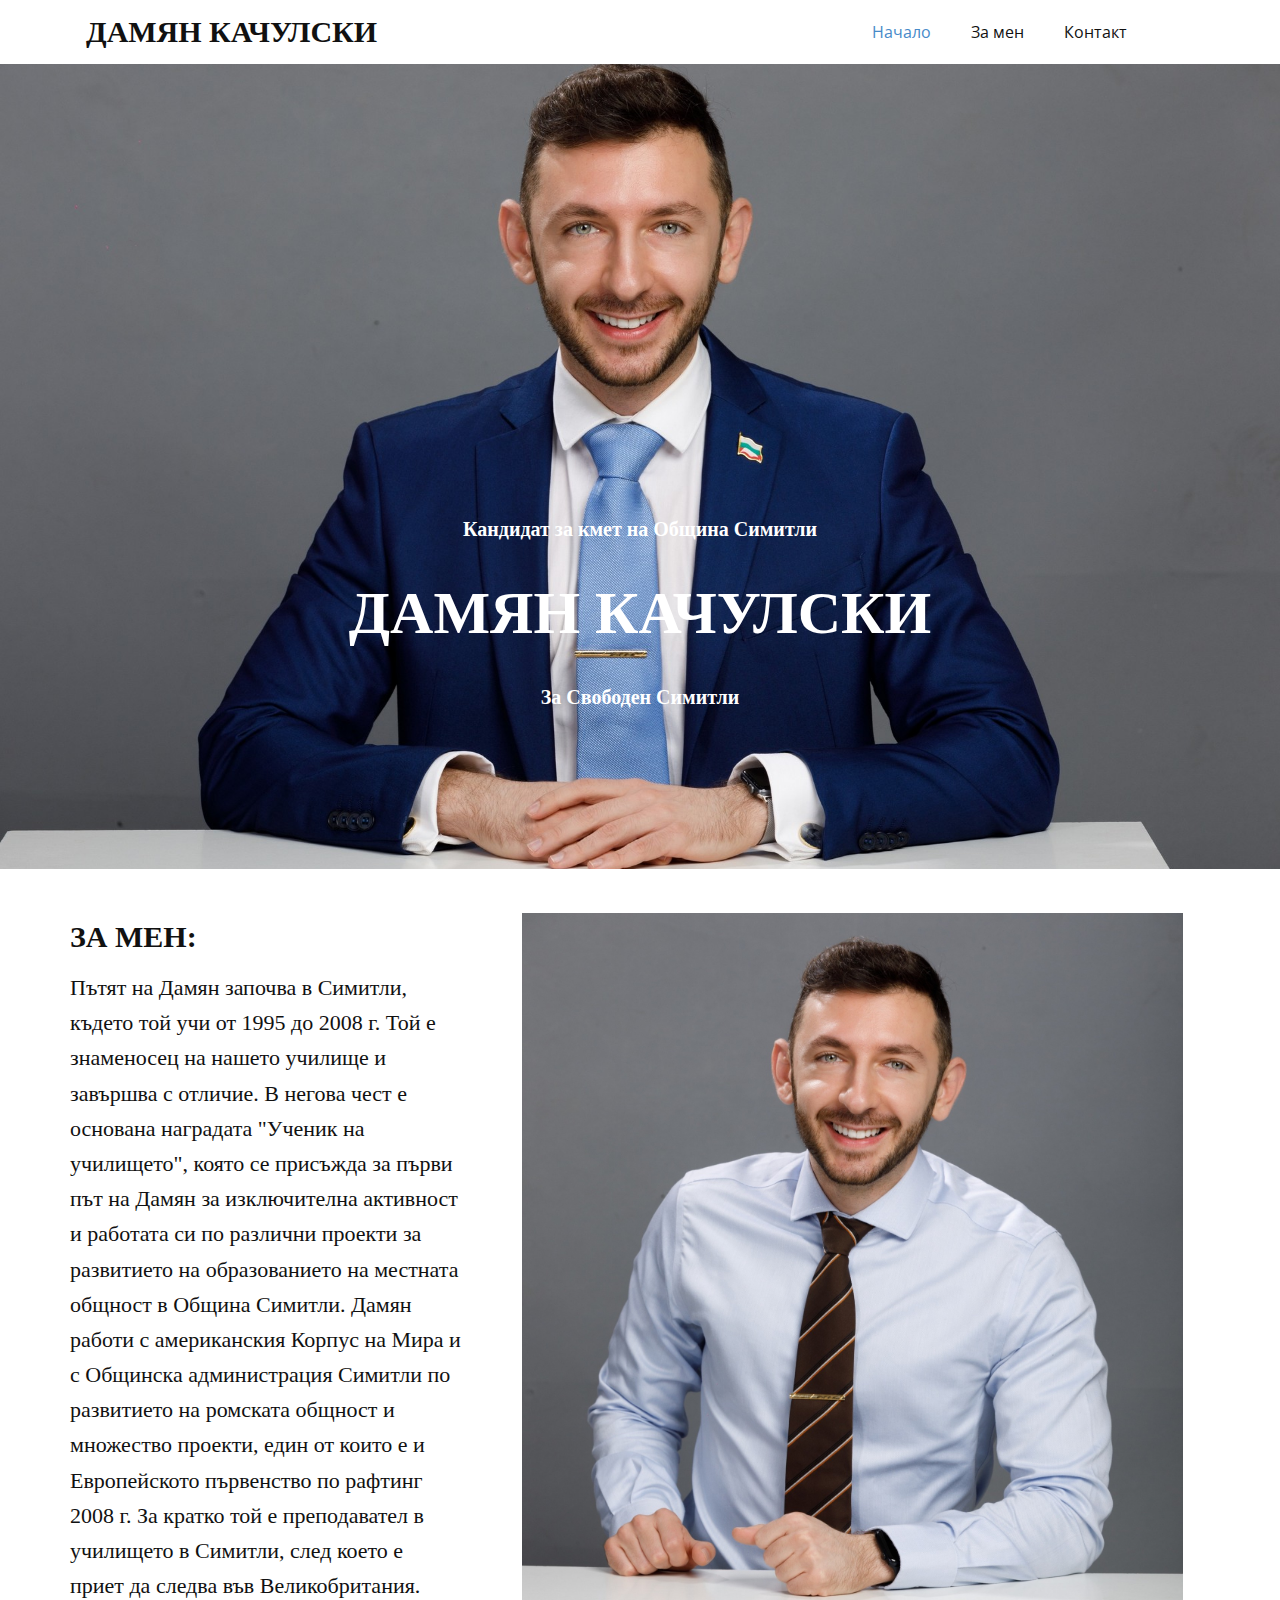
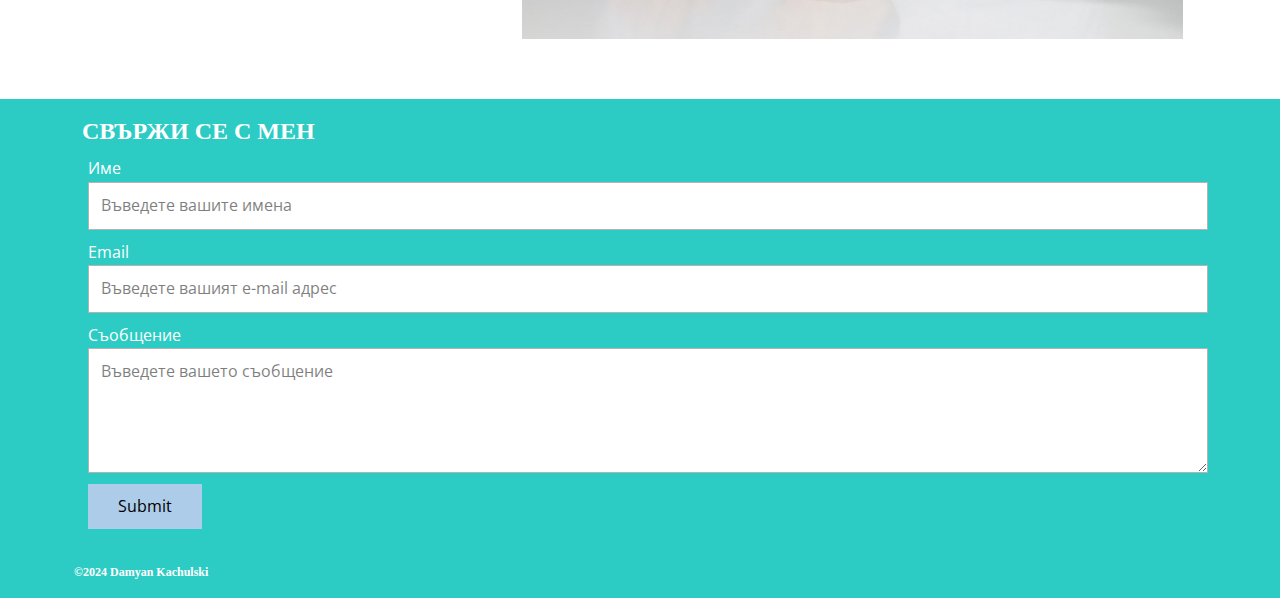
<file: index.html>
<!DOCTYPE html>
<html style="font-size: 16px;" lang="en"><head>
    <meta name="viewport" content="width=device-width, initial-scale=1.0">
    <meta charset="utf-8">
    <meta name="keywords" content="">
    <meta name="description" content="">
    <title>Начало</title>
    <link rel="stylesheet" href="nicepage.css" media="screen">
<link rel="stylesheet" href="Начало.css" media="screen">
    <script class="u-script" type="text/javascript" src="jquery.js" defer=""></script>
    <script class="u-script" type="text/javascript" src="nicepage.js" defer=""></script>
    <meta name="generator" content="Nicepage 6.8.9, nicepage.com">
    <meta name="referrer" content="origin">
    <link id="u-theme-google-font" rel="stylesheet" href="https://fonts.googleapis.com/css?family=Roboto:100,100i,300,300i,400,400i,500,500i,700,700i,900,900i|Open+Sans:300,300i,400,400i,500,500i,600,600i,700,700i,800,800i">
    
    
    
    
    <script type="application/ld+json">{
		"@context": "http://schema.org",
		"@type": "Organization",
		"name": "Дамян Качулски"
}</script>
    <meta name="theme-color" content="#478ac9">
    <meta property="og:title" content="Начало">
    <meta property="og:type" content="website">
  <meta data-intl-tel-input-cdn-path="intlTelInput/"></head>
  <body data-home-page="Начало.html" data-home-page-title="Начало" data-path-to-root="./" data-include-products="false" class="u-body u-xl-mode" data-lang="en"><header class="u-clearfix u-header u-header" id="sec-b6d4"><div class="u-clearfix u-sheet u-sheet-1">
        <p class="u-custom-font u-font-georgia u-text u-text-default u-text-1">ДАМЯН КАЧУЛСКИ</p>
        <nav class="u-menu u-menu-one-level u-offcanvas u-menu-1">
          <div class="menu-collapse" style="font-size: 1rem; letter-spacing: 0px;">
            <a class="u-button-style u-custom-left-right-menu-spacing u-custom-padding-bottom u-custom-top-bottom-menu-spacing u-nav-link u-text-active-palette-1-base u-text-hover-palette-2-base" href="#">
              <svg class="u-svg-link" viewBox="0 0 24 24"><use xlink:href="#menu-hamburger"></use></svg>
              <svg class="u-svg-content" version="1.1" id="menu-hamburger" viewBox="0 0 16 16" x="0px" y="0px" xmlns:xlink="http://www.w3.org/1999/xlink" xmlns="http://www.w3.org/2000/svg"><g><rect y="1" width="16" height="2"></rect><rect y="7" width="16" height="2"></rect><rect y="13" width="16" height="2"></rect>
</g></svg>
            </a>
          </div>
          <div class="u-custom-menu u-nav-container">
            <ul class="u-nav u-unstyled u-nav-1"><li class="u-nav-item"><a class="u-button-style u-nav-link u-text-active-palette-1-base u-text-hover-palette-2-base" href="Начало.html" style="padding: 10px 20px;">Начало</a>
</li><li class="u-nav-item"><a class="u-button-style u-nav-link u-text-active-palette-1-base u-text-hover-palette-2-base" href="Начало.html#sec-49b9" style="padding: 10px 20px;">За мен</a>
</li><li class="u-nav-item"><a class="u-button-style u-nav-link u-text-active-palette-1-base u-text-hover-palette-2-base" href="Контакт.html" style="padding: 10px 20px;">Контакт</a>
</li></ul>
          </div>
          <div class="u-custom-menu u-nav-container-collapse">
            <div class="u-black u-container-style u-inner-container-layout u-opacity u-opacity-95 u-sidenav">
              <div class="u-inner-container-layout u-sidenav-overflow">
                <div class="u-menu-close"></div>
                <ul class="u-align-center u-nav u-popupmenu-items u-unstyled u-nav-2"><li class="u-nav-item"><a class="u-button-style u-nav-link" href="Начало.html">Начало</a>
</li><li class="u-nav-item"><a class="u-button-style u-nav-link" href="Начало.html#sec-49b9">За мен</a>
</li><li class="u-nav-item"><a class="u-button-style u-nav-link" href="Контакт.html">Контакт</a>
</li></ul>
              </div>
            </div>
            <div class="u-black u-menu-overlay u-opacity u-opacity-70"></div>
          </div>
        </nav>
      </div></header>
    <section class="u-clearfix u-image u-section-1" id="sec-8cfc" data-image-width="2772" data-image-height="1924">
      <div class="u-clearfix u-sheet u-sheet-1">
        <p class="u-custom-font u-font-georgia u-text u-text-default u-text-white u-text-1"> Кандидат за кмет на Община Симитли</p>
        <p class="u-custom-font u-font-georgia u-text u-text-default u-text-white u-text-2"> ДАМЯН КАЧУЛСКИ</p>
        <p class="u-custom-font u-font-georgia u-text u-text-default u-text-white u-text-3"> За Свободен Симитли </p>
      </div>
    </section>
    <section class="u-clearfix u-section-2" id="sec-49b9">
      <div class="u-clearfix u-sheet u-valign-middle-xs u-sheet-1">
        <p class="u-custom-font u-font-georgia u-text u-text-default u-text-1">ЗА МЕН:</p>
        <img class="u-expanded-width-sm u-expanded-width-xs u-image u-image-default u-image-1" src="images/Photo-0006_edited.jpg" alt="" data-image-width="1923" data-image-height="2089">
        <p class="u-custom-font u-font-georgia u-text u-text-2"> Пътят на Дамян започва в Симитли, където той учи от 1995 до 2008 г. Той е знаменосец на нашето училище и завършва с отличие. В негова чест е основана наградата "Ученик на училището", която се присъжда за първи път на Дамян за изключителна активност и работата си по различни проекти за развитието на образованието на местната общност в Община Симитли.&nbsp;​Дамян работи с американския Корпус на Мира и с Общинска администрация Симитли по развитието на ромската общност и множество проекти, един от които е и Европейското първенство по рафтинг 2008 г. За кратко той е преподавател в училището в Симитли, след което е приет да следва във Великобритания.</p>
      </div>
    </section>
    
    
    
    <footer class="u-align-center u-clearfix u-footer u-palette-4-base u-footer" id="sec-a1ca"><div class="u-clearfix u-sheet u-sheet-1">
        <p class="u-custom-font u-font-georgia u-text u-text-default u-text-1">СВЪРЖИ СЕ С МЕН<br>
        </p>
        <div class="custom-expanded u-form u-form-1">
          <form action="https://forms.nicepagesrv.com/v2/form/process" class="u-clearfix u-form-spacing-10 u-form-vertical u-inner-form" source="email" name="form" style="padding: 10px;">
            <div class="u-form-group u-form-name">
              <label for="name-398e" class="u-label">Име</label>
              <input type="text" placeholder="Въведете вашите имена" id="name-398e" name="name" class="u-input u-input-rectangle" required="">
            </div>
            <div class="u-form-email u-form-group">
              <label for="email-398e" class="u-label">Email</label>
              <input type="email" placeholder="Въведете вашият e-mail адрес" id="email-398e" name="email" class="u-input u-input-rectangle" required="">
            </div>
            <div class="u-form-group u-form-message">
              <label for="message-398e" class="u-label">Съобщение</label>
              <textarea placeholder="Въведете вашето съобщение" rows="4" cols="50" id="message-398e" name="message" class="u-input u-input-rectangle" required=""></textarea>
            </div>
            <div class="u-align-left u-form-group u-form-submit">
              <a href="#" class="u-btn u-btn-submit u-button-style">Submit</a>
              <input type="submit" value="submit" class="u-form-control-hidden">
            </div>
            <div class="u-form-send-message u-form-send-success"> Thank you! Your message has been sent. </div>
            <div class="u-form-send-error u-form-send-message"> Unable to send your message. Please fix errors then try again. </div>
            <input type="hidden" value="" name="recaptchaResponse">
            <input type="hidden" name="formServices" value="6379445f-b002-ff4e-27cd-dd808659cf02">
          </form>
        </div>
        <p class="u-custom-font u-font-georgia u-text u-text-default u-text-2"> ©2024&nbsp;Damyan Kachulski<br>
        </p>
      </div></footer>
</body></html>
</file>
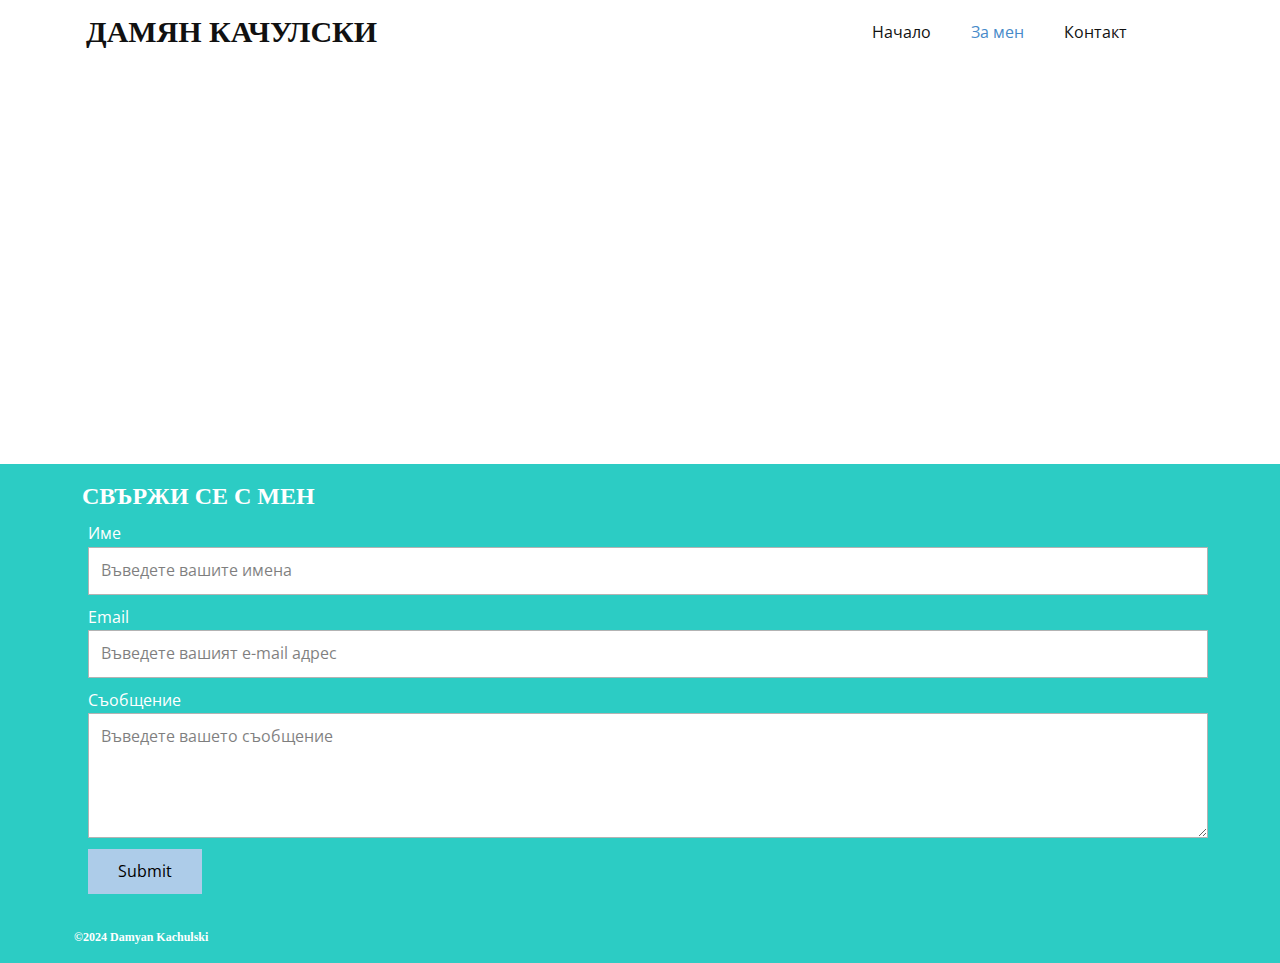
<file: За-мен.html>
<!DOCTYPE html>
<html style="font-size: 16px;" lang="en"><head>
    <meta name="viewport" content="width=device-width, initial-scale=1.0">
    <meta charset="utf-8">
    <meta name="keywords" content="">
    <meta name="description" content="">
    <title>За мен</title>
    <link rel="stylesheet" href="nicepage.css" media="screen">
<link rel="stylesheet" href="За-мен.css" media="screen">
    <script class="u-script" type="text/javascript" src="jquery.js" defer=""></script>
    <script class="u-script" type="text/javascript" src="nicepage.js" defer=""></script>
    <meta name="generator" content="Nicepage 6.8.9, nicepage.com">
    <meta name="referrer" content="origin">
    <link id="u-theme-google-font" rel="stylesheet" href="https://fonts.googleapis.com/css?family=Roboto:100,100i,300,300i,400,400i,500,500i,700,700i,900,900i|Open+Sans:300,300i,400,400i,500,500i,600,600i,700,700i,800,800i">
    
    
    
    <script type="application/ld+json">{
		"@context": "http://schema.org",
		"@type": "Organization",
		"name": "Дамян Качулски"
}</script>
    <meta name="theme-color" content="#478ac9">
    <meta property="og:title" content="За мен">
    <meta property="og:type" content="website">
  <meta data-intl-tel-input-cdn-path="intlTelInput/"></head>
  <body data-path-to-root="./" data-include-products="false" class="u-body u-xl-mode" data-lang="en"><header class="u-clearfix u-header u-header" id="sec-b6d4"><div class="u-clearfix u-sheet u-sheet-1">
        <p class="u-custom-font u-font-georgia u-text u-text-default u-text-1">ДАМЯН КАЧУЛСКИ</p>
        <nav class="u-menu u-menu-one-level u-offcanvas u-menu-1">
          <div class="menu-collapse" style="font-size: 1rem; letter-spacing: 0px;">
            <a class="u-button-style u-custom-left-right-menu-spacing u-custom-padding-bottom u-custom-top-bottom-menu-spacing u-nav-link u-text-active-palette-1-base u-text-hover-palette-2-base" href="#">
              <svg class="u-svg-link" viewBox="0 0 24 24"><use xlink:href="#menu-hamburger"></use></svg>
              <svg class="u-svg-content" version="1.1" id="menu-hamburger" viewBox="0 0 16 16" x="0px" y="0px" xmlns:xlink="http://www.w3.org/1999/xlink" xmlns="http://www.w3.org/2000/svg"><g><rect y="1" width="16" height="2"></rect><rect y="7" width="16" height="2"></rect><rect y="13" width="16" height="2"></rect>
</g></svg>
            </a>
          </div>
          <div class="u-custom-menu u-nav-container">
            <ul class="u-nav u-unstyled u-nav-1"><li class="u-nav-item"><a class="u-button-style u-nav-link u-text-active-palette-1-base u-text-hover-palette-2-base" href="Начало.html" style="padding: 10px 20px;">Начало</a>
</li><li class="u-nav-item"><a class="u-button-style u-nav-link u-text-active-palette-1-base u-text-hover-palette-2-base" href="Начало.html#sec-49b9" style="padding: 10px 20px;">За мен</a>
</li><li class="u-nav-item"><a class="u-button-style u-nav-link u-text-active-palette-1-base u-text-hover-palette-2-base" href="Контакт.html" style="padding: 10px 20px;">Контакт</a>
</li></ul>
          </div>
          <div class="u-custom-menu u-nav-container-collapse">
            <div class="u-black u-container-style u-inner-container-layout u-opacity u-opacity-95 u-sidenav">
              <div class="u-inner-container-layout u-sidenav-overflow">
                <div class="u-menu-close"></div>
                <ul class="u-align-center u-nav u-popupmenu-items u-unstyled u-nav-2"><li class="u-nav-item"><a class="u-button-style u-nav-link" href="Начало.html">Начало</a>
</li><li class="u-nav-item"><a class="u-button-style u-nav-link" href="Начало.html#sec-49b9">За мен</a>
</li><li class="u-nav-item"><a class="u-button-style u-nav-link" href="Контакт.html">Контакт</a>
</li></ul>
              </div>
            </div>
            <div class="u-black u-menu-overlay u-opacity u-opacity-70"></div>
          </div>
        </nav>
      </div></header>
    <section class="u-clearfix u-section-1" id="sec-582d">
      <div class="u-clearfix u-sheet u-sheet-1"></div>
    </section>
    
    
    
    <footer class="u-align-center u-clearfix u-footer u-palette-4-base u-footer" id="sec-a1ca"><div class="u-clearfix u-sheet u-sheet-1">
        <p class="u-custom-font u-font-georgia u-text u-text-default u-text-1">СВЪРЖИ СЕ С МЕН<br>
        </p>
        <div class="custom-expanded u-form u-form-1">
          <form action="https://forms.nicepagesrv.com/v2/form/process" class="u-clearfix u-form-spacing-10 u-form-vertical u-inner-form" source="email" name="form" style="padding: 10px;">
            <div class="u-form-group u-form-name">
              <label for="name-398e" class="u-label">Име</label>
              <input type="text" placeholder="Въведете вашите имена" id="name-398e" name="name" class="u-input u-input-rectangle" required="">
            </div>
            <div class="u-form-email u-form-group">
              <label for="email-398e" class="u-label">Email</label>
              <input type="email" placeholder="Въведете вашият e-mail адрес" id="email-398e" name="email" class="u-input u-input-rectangle" required="">
            </div>
            <div class="u-form-group u-form-message">
              <label for="message-398e" class="u-label">Съобщение</label>
              <textarea placeholder="Въведете вашето съобщение" rows="4" cols="50" id="message-398e" name="message" class="u-input u-input-rectangle" required=""></textarea>
            </div>
            <div class="u-align-left u-form-group u-form-submit">
              <a href="#" class="u-btn u-btn-submit u-button-style">Submit</a>
              <input type="submit" value="submit" class="u-form-control-hidden">
            </div>
            <div class="u-form-send-message u-form-send-success"> Thank you! Your message has been sent. </div>
            <div class="u-form-send-error u-form-send-message"> Unable to send your message. Please fix errors then try again. </div>
            <input type="hidden" value="" name="recaptchaResponse">
            <input type="hidden" name="formServices" value="6379445f-b002-ff4e-27cd-dd808659cf02">
          </form>
        </div>
        <p class="u-custom-font u-font-georgia u-text u-text-default u-text-2"> ©2024&nbsp;Damyan Kachulski<br>
        </p>
      </div></footer>
</body></html>
</file>
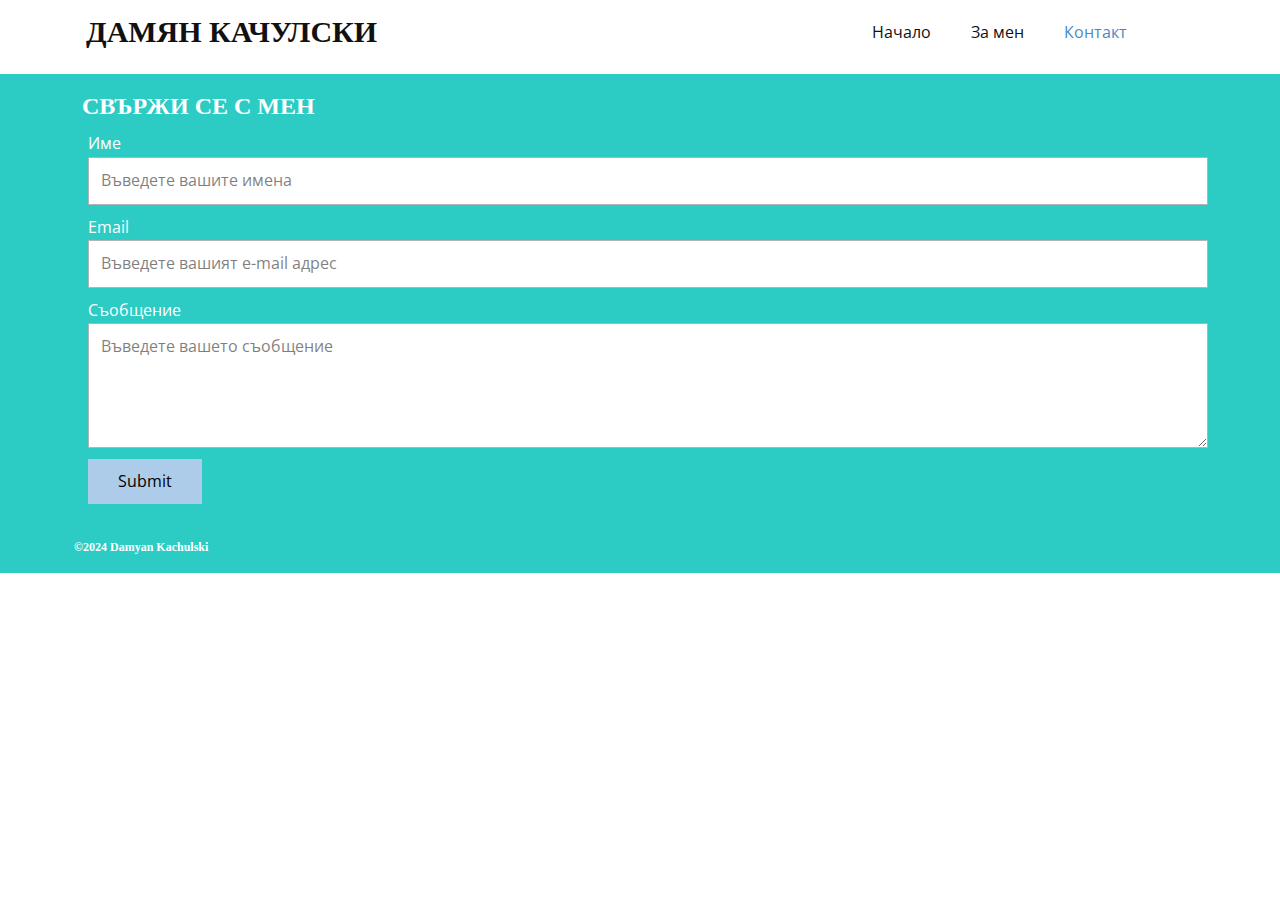
<file: Контакт.html>
<!DOCTYPE html>
<html style="font-size: 16px;" lang="en"><head>
    <meta name="viewport" content="width=device-width, initial-scale=1.0">
    <meta charset="utf-8">
    <meta name="keywords" content="">
    <meta name="description" content="">
    <title>Контакт</title>
    <link rel="stylesheet" href="nicepage.css" media="screen">
<link rel="stylesheet" href="Контакт.css" media="screen">
    <script class="u-script" type="text/javascript" src="jquery.js" defer=""></script>
    <script class="u-script" type="text/javascript" src="nicepage.js" defer=""></script>
    <meta name="generator" content="Nicepage 6.8.9, nicepage.com">
    <meta name="referrer" content="origin">
    <link id="u-theme-google-font" rel="stylesheet" href="https://fonts.googleapis.com/css?family=Roboto:100,100i,300,300i,400,400i,500,500i,700,700i,900,900i|Open+Sans:300,300i,400,400i,500,500i,600,600i,700,700i,800,800i">
    
    
    
    <script type="application/ld+json">{
		"@context": "http://schema.org",
		"@type": "Organization",
		"name": "Дамян Качулски"
}</script>
    <meta name="theme-color" content="#478ac9">
    <meta property="og:title" content="Контакт">
    <meta property="og:type" content="website">
  <meta data-intl-tel-input-cdn-path="intlTelInput/"></head>
  <body data-path-to-root="./" data-include-products="false" class="u-body u-xl-mode" data-lang="en"><header class="u-clearfix u-header u-header" id="sec-b6d4"><div class="u-clearfix u-sheet u-sheet-1">
        <p class="u-custom-font u-font-georgia u-text u-text-default u-text-1">ДАМЯН КАЧУЛСКИ</p>
        <nav class="u-menu u-menu-one-level u-offcanvas u-menu-1">
          <div class="menu-collapse" style="font-size: 1rem; letter-spacing: 0px;">
            <a class="u-button-style u-custom-left-right-menu-spacing u-custom-padding-bottom u-custom-top-bottom-menu-spacing u-nav-link u-text-active-palette-1-base u-text-hover-palette-2-base" href="#">
              <svg class="u-svg-link" viewBox="0 0 24 24"><use xlink:href="#menu-hamburger"></use></svg>
              <svg class="u-svg-content" version="1.1" id="menu-hamburger" viewBox="0 0 16 16" x="0px" y="0px" xmlns:xlink="http://www.w3.org/1999/xlink" xmlns="http://www.w3.org/2000/svg"><g><rect y="1" width="16" height="2"></rect><rect y="7" width="16" height="2"></rect><rect y="13" width="16" height="2"></rect>
</g></svg>
            </a>
          </div>
          <div class="u-custom-menu u-nav-container">
            <ul class="u-nav u-unstyled u-nav-1"><li class="u-nav-item"><a class="u-button-style u-nav-link u-text-active-palette-1-base u-text-hover-palette-2-base" href="Начало.html" style="padding: 10px 20px;">Начало</a>
</li><li class="u-nav-item"><a class="u-button-style u-nav-link u-text-active-palette-1-base u-text-hover-palette-2-base" href="Начало.html#sec-49b9" style="padding: 10px 20px;">За мен</a>
</li><li class="u-nav-item"><a class="u-button-style u-nav-link u-text-active-palette-1-base u-text-hover-palette-2-base" href="Контакт.html" style="padding: 10px 20px;">Контакт</a>
</li></ul>
          </div>
          <div class="u-custom-menu u-nav-container-collapse">
            <div class="u-black u-container-style u-inner-container-layout u-opacity u-opacity-95 u-sidenav">
              <div class="u-inner-container-layout u-sidenav-overflow">
                <div class="u-menu-close"></div>
                <ul class="u-align-center u-nav u-popupmenu-items u-unstyled u-nav-2"><li class="u-nav-item"><a class="u-button-style u-nav-link" href="Начало.html">Начало</a>
</li><li class="u-nav-item"><a class="u-button-style u-nav-link" href="Начало.html#sec-49b9">За мен</a>
</li><li class="u-nav-item"><a class="u-button-style u-nav-link" href="Контакт.html">Контакт</a>
</li></ul>
              </div>
            </div>
            <div class="u-black u-menu-overlay u-opacity u-opacity-70"></div>
          </div>
        </nav>
      </div></header>
    <section class="u-clearfix u-section-1" id="sec-b443">
      <div class="u-clearfix u-sheet u-sheet-1"></div>
    </section>
    
    
    
    <footer class="u-align-center u-clearfix u-footer u-palette-4-base u-footer" id="sec-a1ca"><div class="u-clearfix u-sheet u-sheet-1">
        <p class="u-custom-font u-font-georgia u-text u-text-default u-text-1">СВЪРЖИ СЕ С МЕН<br>
        </p>
        <div class="custom-expanded u-form u-form-1">
          <form action="https://forms.nicepagesrv.com/v2/form/process" class="u-clearfix u-form-spacing-10 u-form-vertical u-inner-form" source="email" name="form" style="padding: 10px;">
            <div class="u-form-group u-form-name">
              <label for="name-398e" class="u-label">Име</label>
              <input type="text" placeholder="Въведете вашите имена" id="name-398e" name="name" class="u-input u-input-rectangle" required="">
            </div>
            <div class="u-form-email u-form-group">
              <label for="email-398e" class="u-label">Email</label>
              <input type="email" placeholder="Въведете вашият e-mail адрес" id="email-398e" name="email" class="u-input u-input-rectangle" required="">
            </div>
            <div class="u-form-group u-form-message">
              <label for="message-398e" class="u-label">Съобщение</label>
              <textarea placeholder="Въведете вашето съобщение" rows="4" cols="50" id="message-398e" name="message" class="u-input u-input-rectangle" required=""></textarea>
            </div>
            <div class="u-align-left u-form-group u-form-submit">
              <a href="#" class="u-btn u-btn-submit u-button-style">Submit</a>
              <input type="submit" value="submit" class="u-form-control-hidden">
            </div>
            <div class="u-form-send-message u-form-send-success"> Thank you! Your message has been sent. </div>
            <div class="u-form-send-error u-form-send-message"> Unable to send your message. Please fix errors then try again. </div>
            <input type="hidden" value="" name="recaptchaResponse">
            <input type="hidden" name="formServices" value="6379445f-b002-ff4e-27cd-dd808659cf02">
          </form>
        </div>
        <p class="u-custom-font u-font-georgia u-text u-text-default u-text-2"> ©2024&nbsp;Damyan Kachulski<br>
        </p>
      </div></footer>
</body></html>
</file>
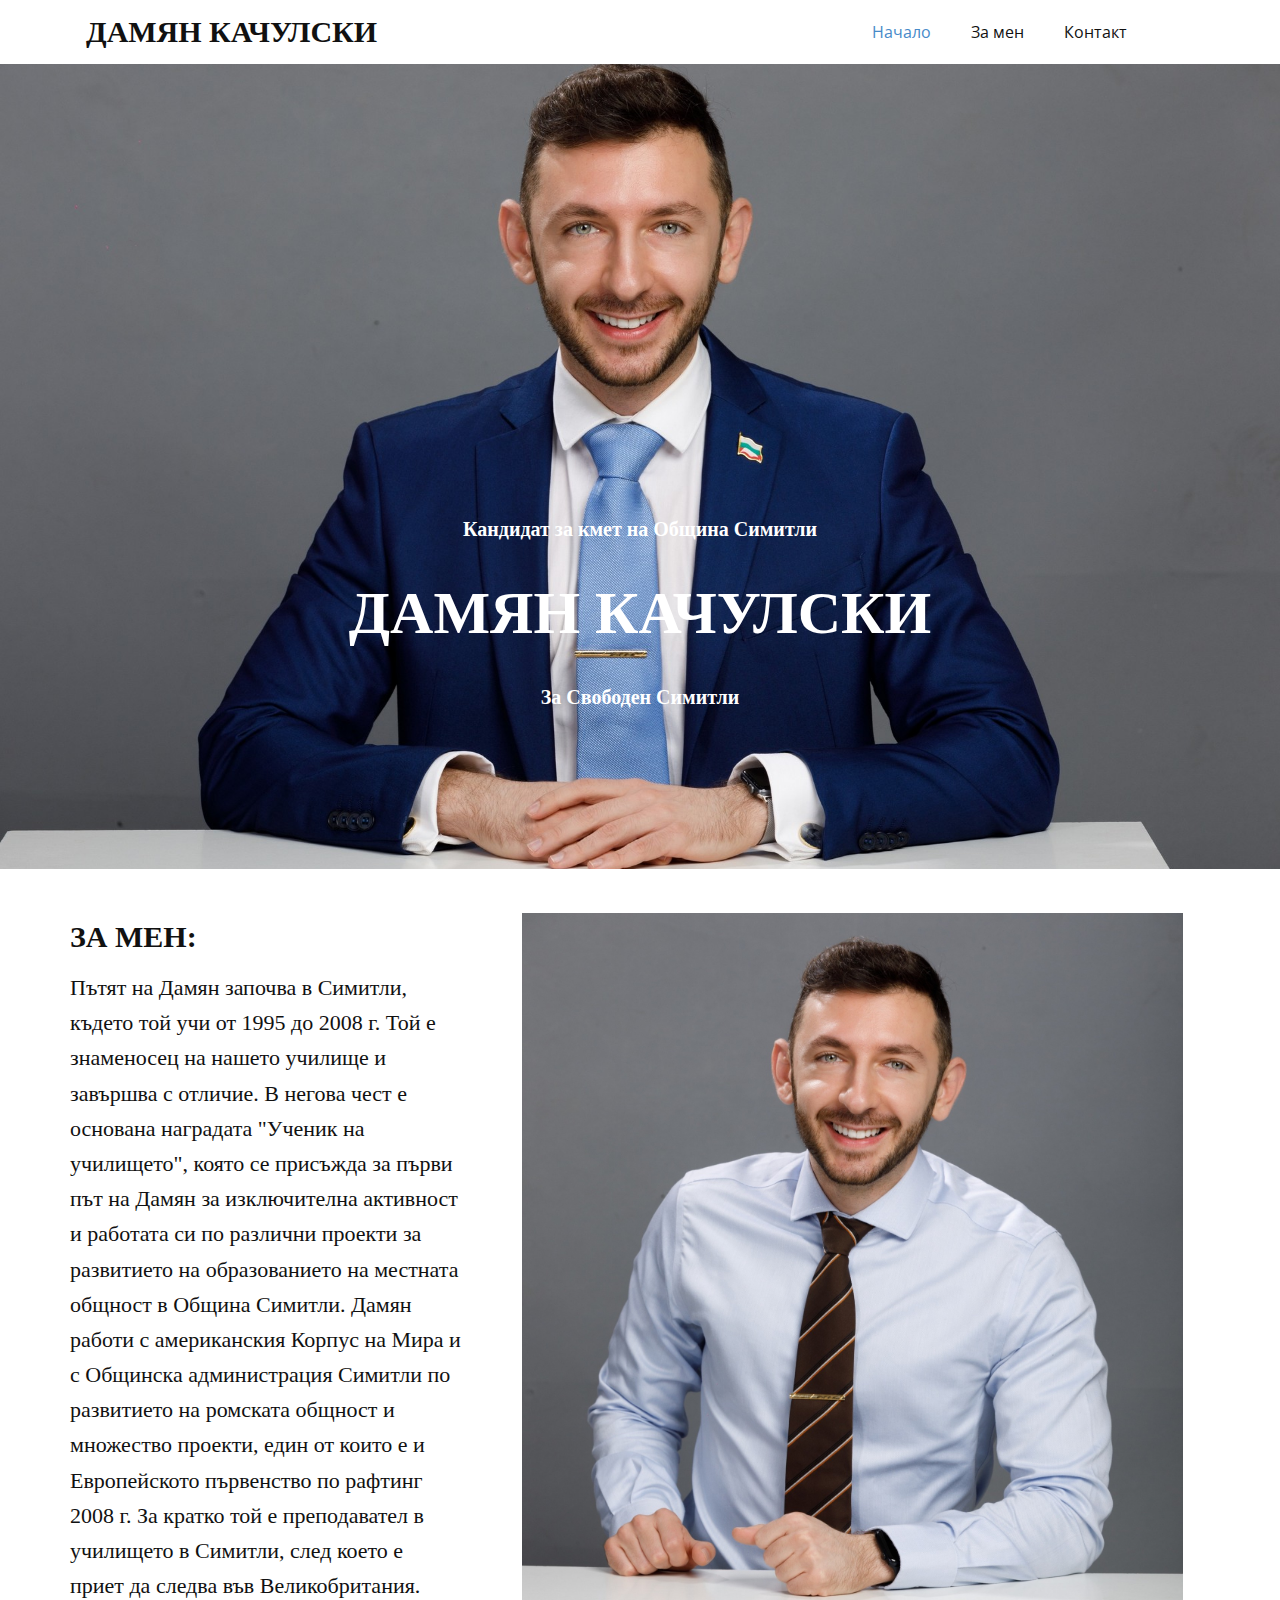
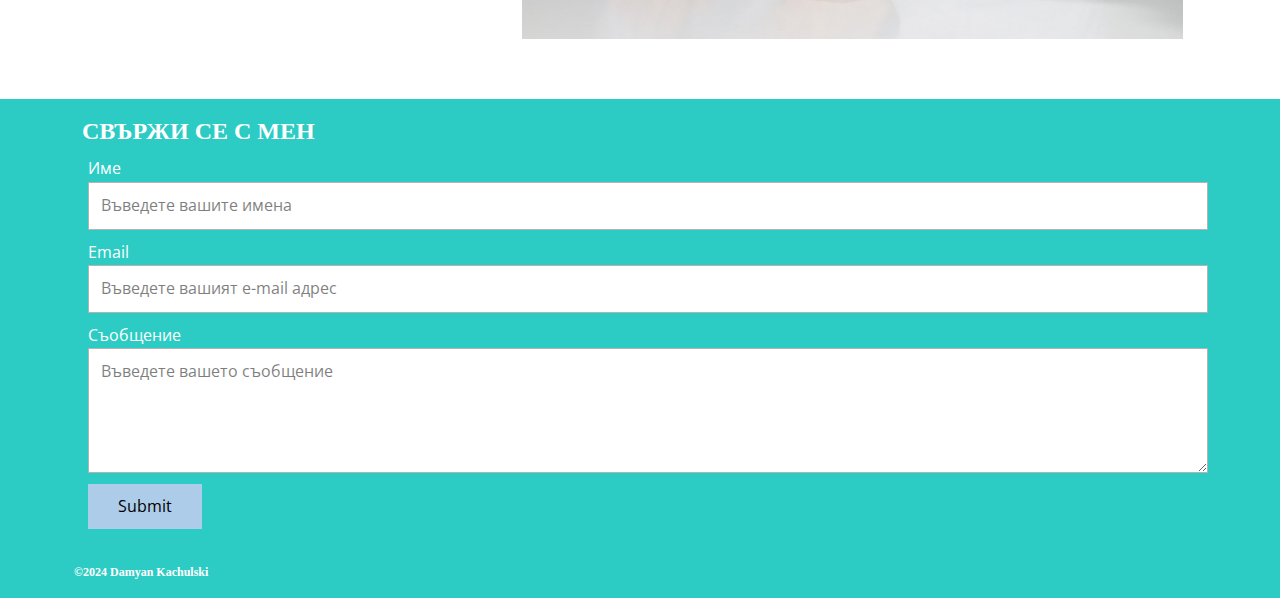
<file: Начало.html>
<!DOCTYPE html>
<html style="font-size: 16px;" lang="en"><head>
    <meta name="viewport" content="width=device-width, initial-scale=1.0">
    <meta charset="utf-8">
    <meta name="keywords" content="">
    <meta name="description" content="">
    <title>Начало</title>
    <link rel="stylesheet" href="nicepage.css" media="screen">
<link rel="stylesheet" href="Начало.css" media="screen">
    <script class="u-script" type="text/javascript" src="jquery.js" defer=""></script>
    <script class="u-script" type="text/javascript" src="nicepage.js" defer=""></script>
    <meta name="generator" content="Nicepage 6.8.9, nicepage.com">
    <meta name="referrer" content="origin">
    <link id="u-theme-google-font" rel="stylesheet" href="https://fonts.googleapis.com/css?family=Roboto:100,100i,300,300i,400,400i,500,500i,700,700i,900,900i|Open+Sans:300,300i,400,400i,500,500i,600,600i,700,700i,800,800i">
    
    
    
    
    <script type="application/ld+json">{
		"@context": "http://schema.org",
		"@type": "Organization",
		"name": "Дамян Качулски"
}</script>
    <meta name="theme-color" content="#478ac9">
    <meta property="og:title" content="Начало">
    <meta property="og:type" content="website">
  <meta data-intl-tel-input-cdn-path="intlTelInput/"></head>
  <body data-path-to-root="./" data-include-products="false" class="u-body u-xl-mode" data-lang="en"><header class="u-clearfix u-header u-header" id="sec-b6d4"><div class="u-clearfix u-sheet u-sheet-1">
        <p class="u-custom-font u-font-georgia u-text u-text-default u-text-1">ДАМЯН КАЧУЛСКИ</p>
        <nav class="u-menu u-menu-one-level u-offcanvas u-menu-1">
          <div class="menu-collapse" style="font-size: 1rem; letter-spacing: 0px;">
            <a class="u-button-style u-custom-left-right-menu-spacing u-custom-padding-bottom u-custom-top-bottom-menu-spacing u-nav-link u-text-active-palette-1-base u-text-hover-palette-2-base" href="#">
              <svg class="u-svg-link" viewBox="0 0 24 24"><use xlink:href="#menu-hamburger"></use></svg>
              <svg class="u-svg-content" version="1.1" id="menu-hamburger" viewBox="0 0 16 16" x="0px" y="0px" xmlns:xlink="http://www.w3.org/1999/xlink" xmlns="http://www.w3.org/2000/svg"><g><rect y="1" width="16" height="2"></rect><rect y="7" width="16" height="2"></rect><rect y="13" width="16" height="2"></rect>
</g></svg>
            </a>
          </div>
          <div class="u-custom-menu u-nav-container">
            <ul class="u-nav u-unstyled u-nav-1"><li class="u-nav-item"><a class="u-button-style u-nav-link u-text-active-palette-1-base u-text-hover-palette-2-base" href="Начало.html" style="padding: 10px 20px;">Начало</a>
</li><li class="u-nav-item"><a class="u-button-style u-nav-link u-text-active-palette-1-base u-text-hover-palette-2-base" href="Начало.html#sec-49b9" style="padding: 10px 20px;">За мен</a>
</li><li class="u-nav-item"><a class="u-button-style u-nav-link u-text-active-palette-1-base u-text-hover-palette-2-base" href="Контакт.html" style="padding: 10px 20px;">Контакт</a>
</li></ul>
          </div>
          <div class="u-custom-menu u-nav-container-collapse">
            <div class="u-black u-container-style u-inner-container-layout u-opacity u-opacity-95 u-sidenav">
              <div class="u-inner-container-layout u-sidenav-overflow">
                <div class="u-menu-close"></div>
                <ul class="u-align-center u-nav u-popupmenu-items u-unstyled u-nav-2"><li class="u-nav-item"><a class="u-button-style u-nav-link" href="Начало.html">Начало</a>
</li><li class="u-nav-item"><a class="u-button-style u-nav-link" href="Начало.html#sec-49b9">За мен</a>
</li><li class="u-nav-item"><a class="u-button-style u-nav-link" href="Контакт.html">Контакт</a>
</li></ul>
              </div>
            </div>
            <div class="u-black u-menu-overlay u-opacity u-opacity-70"></div>
          </div>
        </nav>
      </div></header>
    <section class="u-clearfix u-image u-section-1" id="sec-8cfc" data-image-width="2772" data-image-height="1924">
      <div class="u-clearfix u-sheet u-sheet-1">
        <p class="u-custom-font u-font-georgia u-text u-text-default u-text-white u-text-1"> Кандидат за кмет на Община Симитли</p>
        <p class="u-custom-font u-font-georgia u-text u-text-default u-text-white u-text-2"> ДАМЯН КАЧУЛСКИ</p>
        <p class="u-custom-font u-font-georgia u-text u-text-default u-text-white u-text-3"> За Свободен Симитли </p>
      </div>
    </section>
    <section class="u-clearfix u-section-2" id="sec-49b9">
      <div class="u-clearfix u-sheet u-valign-middle-xs u-sheet-1">
        <p class="u-custom-font u-font-georgia u-text u-text-default u-text-1">ЗА МЕН:</p>
        <img class="u-expanded-width-sm u-expanded-width-xs u-image u-image-default u-image-1" src="images/Photo-0006_edited.jpg" alt="" data-image-width="1923" data-image-height="2089">
        <p class="u-custom-font u-font-georgia u-text u-text-2"> Пътят на Дамян започва в Симитли, където той учи от 1995 до 2008 г. Той е знаменосец на нашето училище и завършва с отличие. В негова чест е основана наградата "Ученик на училището", която се присъжда за първи път на Дамян за изключителна активност и работата си по различни проекти за развитието на образованието на местната общност в Община Симитли.&nbsp;​Дамян работи с американския Корпус на Мира и с Общинска администрация Симитли по развитието на ромската общност и множество проекти, един от които е и Европейското първенство по рафтинг 2008 г. За кратко той е преподавател в училището в Симитли, след което е приет да следва във Великобритания.</p>
      </div>
    </section>
    
    
    
    <footer class="u-align-center u-clearfix u-footer u-palette-4-base u-footer" id="sec-a1ca"><div class="u-clearfix u-sheet u-sheet-1">
        <p class="u-custom-font u-font-georgia u-text u-text-default u-text-1">СВЪРЖИ СЕ С МЕН<br>
        </p>
        <div class="custom-expanded u-form u-form-1">
          <form action="https://forms.nicepagesrv.com/v2/form/process" class="u-clearfix u-form-spacing-10 u-form-vertical u-inner-form" source="email" name="form" style="padding: 10px;">
            <div class="u-form-group u-form-name">
              <label for="name-398e" class="u-label">Име</label>
              <input type="text" placeholder="Въведете вашите имена" id="name-398e" name="name" class="u-input u-input-rectangle" required="">
            </div>
            <div class="u-form-email u-form-group">
              <label for="email-398e" class="u-label">Email</label>
              <input type="email" placeholder="Въведете вашият e-mail адрес" id="email-398e" name="email" class="u-input u-input-rectangle" required="">
            </div>
            <div class="u-form-group u-form-message">
              <label for="message-398e" class="u-label">Съобщение</label>
              <textarea placeholder="Въведете вашето съобщение" rows="4" cols="50" id="message-398e" name="message" class="u-input u-input-rectangle" required=""></textarea>
            </div>
            <div class="u-align-left u-form-group u-form-submit">
              <a href="#" class="u-btn u-btn-submit u-button-style">Submit</a>
              <input type="submit" value="submit" class="u-form-control-hidden">
            </div>
            <div class="u-form-send-message u-form-send-success"> Thank you! Your message has been sent. </div>
            <div class="u-form-send-error u-form-send-message"> Unable to send your message. Please fix errors then try again. </div>
            <input type="hidden" value="" name="recaptchaResponse">
            <input type="hidden" name="formServices" value="6379445f-b002-ff4e-27cd-dd808659cf02">
          </form>
        </div>
        <p class="u-custom-font u-font-georgia u-text u-text-default u-text-2"> ©2024&nbsp;Damyan Kachulski<br>
        </p>
      </div></footer>
</body></html>
</file>
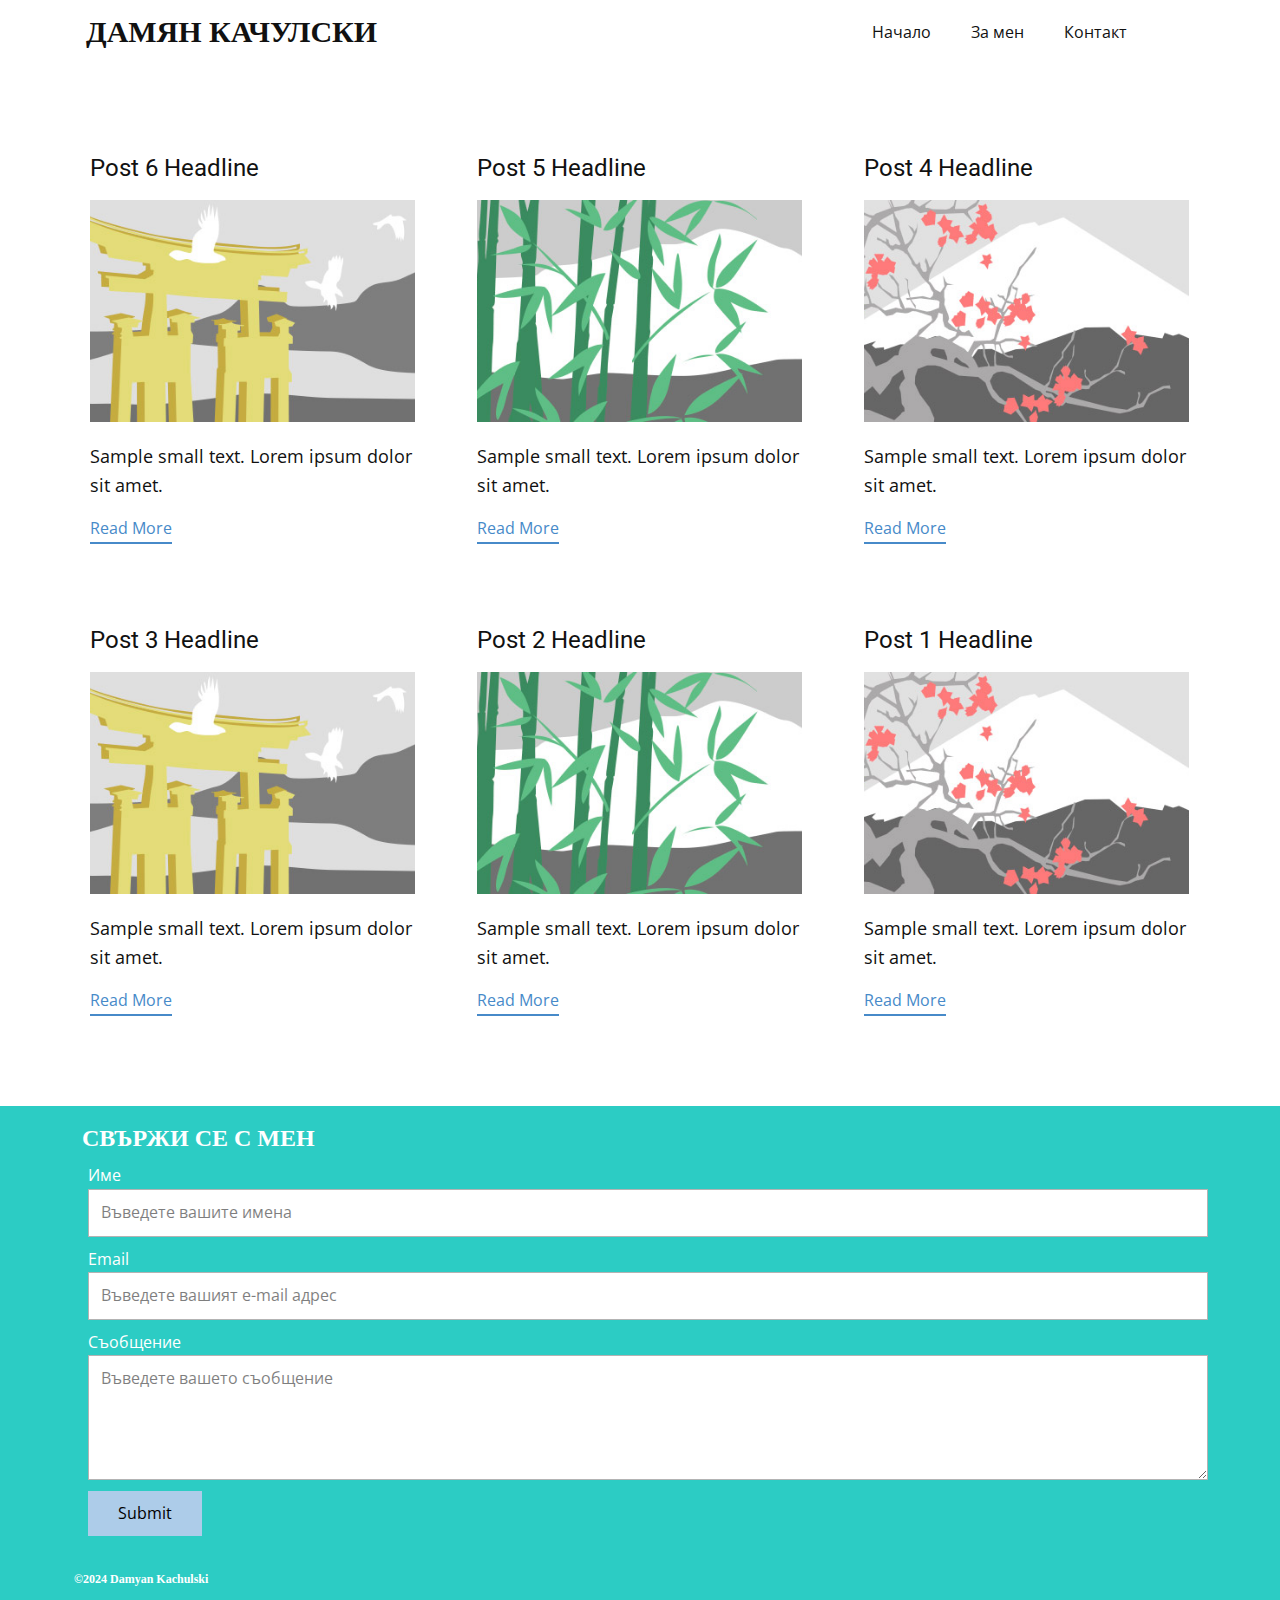
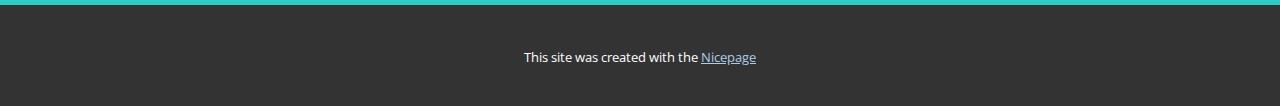
<file: blog/blog.html>
<!DOCTYPE html>
<html style="font-size: 16px;" lang="en"><head>
    <meta name="viewport" content="width=device-width, initial-scale=1.0">
    <meta charset="utf-8">
    <meta name="keywords" content="">
    <meta name="description" content="">
    <title>Blog</title>
    <link rel="stylesheet" href="../nicepage.css" media="screen">
<link rel="stylesheet" href="../Blog-Template.css" media="screen">
    <script class="u-script" type="text/javascript" src="../jquery.js" defer=""></script>
    <script class="u-script" type="text/javascript" src="../nicepage.js" defer=""></script>
    <meta name="generator" content="Nicepage 6.8.9, nicepage.com">
    <meta name="referrer" content="origin">
    <link id="u-theme-google-font" rel="stylesheet" href="https://fonts.googleapis.com/css?family=Roboto:100,100i,300,300i,400,400i,500,500i,700,700i,900,900i|Open+Sans:300,300i,400,400i,500,500i,600,600i,700,700i,800,800i">
    
    
    
    <script type="application/ld+json">{
		"@context": "http://schema.org",
		"@type": "Organization",
		"name": "Дамян Качулски"
}</script>
    <meta name="theme-color" content="#478ac9">
  <meta data-intl-tel-input-cdn-path="intlTelInput/"></head>
  <body data-path-to-root="./" data-include-products="false" class="u-body u-xl-mode" data-lang="en"><header class="u-clearfix u-header u-header" id="sec-b6d4"><div class="u-clearfix u-sheet u-sheet-1">
        <p class="u-custom-font u-font-georgia u-text u-text-default u-text-1">ДАМЯН КАЧУЛСКИ</p>
        <nav class="u-menu u-menu-one-level u-offcanvas u-menu-1">
          <div class="menu-collapse" style="font-size: 1rem; letter-spacing: 0px;">
            <a class="u-button-style u-custom-left-right-menu-spacing u-custom-padding-bottom u-custom-top-bottom-menu-spacing u-nav-link u-text-active-palette-1-base u-text-hover-palette-2-base" href="#">
              <svg class="u-svg-link" viewBox="0 0 24 24"><use xlink:href="#menu-hamburger"></use></svg>
              <svg class="u-svg-content" version="1.1" id="menu-hamburger" viewBox="0 0 16 16" x="0px" y="0px" xmlns:xlink="http://www.w3.org/1999/xlink" xmlns="http://www.w3.org/2000/svg"><g><rect y="1" width="16" height="2"></rect><rect y="7" width="16" height="2"></rect><rect y="13" width="16" height="2"></rect>
</g></svg>
            </a>
          </div>
          <div class="u-custom-menu u-nav-container">
            <ul class="u-nav u-unstyled u-nav-1"><li class="u-nav-item"><a class="u-button-style u-nav-link u-text-active-palette-1-base u-text-hover-palette-2-base" href="../Начало.html" style="padding: 10px 20px;">Начало</a>
</li><li class="u-nav-item"><a class="u-button-style u-nav-link u-text-active-palette-1-base u-text-hover-palette-2-base" href="../Начало.html#sec-49b9" style="padding: 10px 20px;">За мен</a>
</li><li class="u-nav-item"><a class="u-button-style u-nav-link u-text-active-palette-1-base u-text-hover-palette-2-base" href="../Контакт.html" style="padding: 10px 20px;">Контакт</a>
</li></ul>
          </div>
          <div class="u-custom-menu u-nav-container-collapse">
            <div class="u-black u-container-style u-inner-container-layout u-opacity u-opacity-95 u-sidenav">
              <div class="u-inner-container-layout u-sidenav-overflow">
                <div class="u-menu-close"></div>
                <ul class="u-align-center u-nav u-popupmenu-items u-unstyled u-nav-2"><li class="u-nav-item"><a class="u-button-style u-nav-link" href="../Начало.html">Начало</a>
</li><li class="u-nav-item"><a class="u-button-style u-nav-link" href="../Начало.html#sec-49b9">За мен</a>
</li><li class="u-nav-item"><a class="u-button-style u-nav-link" href="../Контакт.html">Контакт</a>
</li></ul>
              </div>
            </div>
            <div class="u-black u-menu-overlay u-opacity u-opacity-70"></div>
          </div>
        </nav>
      </div></header>
    <section class="u-clearfix u-section-1" id="sec-754f">
      <div class="u-clearfix u-sheet u-valign-middle u-sheet-1"><!--blog--><!--blog_options_json--><!--{"type":"Recent","source":"","tags":"","count":""}--><!--/blog_options_json-->
        <div class="u-blog u-expanded-width u-repeater u-repeater-1"><!--blog_post-->
          <div class="u-blog-post u-container-style u-repeater-item u-white u-repeater-item-1">
            <div class="u-container-layout u-similar-container u-valign-top u-container-layout-1"><!--blog_post_header-->
              <h4 class="u-blog-control u-text u-text-1">
                <a class="u-post-header-link" href="../blog/post-5.html">Post 6 Headline</a>
              </h4><!--/blog_post_header--><!--blog_post_image-->
              <a class="u-post-header-link" href="../blog/post-5.html"><img alt="" class="u-blog-control u-expanded-width u-image u-image-default u-image-1" src="../images/8ad73f3c.jpeg"></a><!--/blog_post_image--><!--blog_post_content-->
              <div class="u-blog-control u-post-content u-text u-text-2 fr-view">Sample small text. Lorem ipsum dolor sit amet.</div><!--/blog_post_content--><!--blog_post_readmore-->
              <a href="../blog/post-5.html" class="u-blog-control u-border-2 u-border-palette-1-base u-btn u-btn-rectangle u-button-style u-none u-btn-1"><!--blog_post_readmore_content--><!--options_json--><!--{"content":"","defaultValue":"Read More"}--><!--/options_json-->Read More<!--/blog_post_readmore_content--></a><!--/blog_post_readmore-->
            </div>
          </div><div class="u-blog-post u-container-style u-repeater-item u-video-cover u-white">
            <div class="u-container-layout u-similar-container u-valign-top u-container-layout-2"><!--blog_post_header-->
              <h4 class="u-blog-control u-text u-text-3">
                <a class="u-post-header-link" href="../blog/post-4.html">Post 5 Headline</a>
              </h4><!--/blog_post_header--><!--blog_post_image-->
              <a class="u-post-header-link" href="../blog/post-4.html"><img alt="" class="u-blog-control u-expanded-width u-image u-image-default u-image-2" src="../images/68f64b9d.jpeg"></a><!--/blog_post_image--><!--blog_post_content-->
              <div class="u-blog-control u-post-content u-text u-text-4 fr-view">Sample small text. Lorem ipsum dolor sit amet.</div><!--/blog_post_content--><!--blog_post_readmore-->
              <a href="../blog/post-4.html" class="u-blog-control u-border-2 u-border-palette-1-base u-btn u-btn-rectangle u-button-style u-none u-btn-2"><!--blog_post_readmore_content--><!--options_json--><!--{"content":"","defaultValue":"Read More"}--><!--/options_json-->Read More<!--/blog_post_readmore_content--></a><!--/blog_post_readmore-->
            </div>
          </div><div class="u-blog-post u-container-style u-repeater-item u-video-cover u-white">
            <div class="u-container-layout u-similar-container u-valign-top u-container-layout-3"><!--blog_post_header-->
              <h4 class="u-blog-control u-text u-text-5">
                <a class="u-post-header-link" href="../blog/post-3.html">Post 4 Headline</a>
              </h4><!--/blog_post_header--><!--blog_post_image-->
              <a class="u-post-header-link" href="../blog/post-3.html"><img alt="" class="u-blog-control u-expanded-width u-image u-image-default u-image-3" src="../images/0fd3416c.jpeg"></a><!--/blog_post_image--><!--blog_post_content-->
              <div class="u-blog-control u-post-content u-text u-text-6 fr-view">Sample small text. Lorem ipsum dolor sit amet.</div><!--/blog_post_content--><!--blog_post_readmore-->
              <a href="../blog/post-3.html" class="u-blog-control u-border-2 u-border-palette-1-base u-btn u-btn-rectangle u-button-style u-none u-btn-3"><!--blog_post_readmore_content--><!--options_json--><!--{"content":"","defaultValue":"Read More"}--><!--/options_json-->Read More<!--/blog_post_readmore_content--></a><!--/blog_post_readmore-->
            </div>
          </div><div class="u-blog-post u-container-style u-repeater-item u-white u-repeater-item-1">
            <div class="u-container-layout u-similar-container u-valign-top u-container-layout-1"><!--blog_post_header-->
              <h4 class="u-blog-control u-text u-text-1">
                <a class="u-post-header-link" href="../blog/post-2.html">Post 3 Headline</a>
              </h4><!--/blog_post_header--><!--blog_post_image-->
              <a class="u-post-header-link" href="../blog/post-2.html"><img alt="" class="u-blog-control u-expanded-width u-image u-image-default u-image-1" src="../images/8ad73f3c.jpeg"></a><!--/blog_post_image--><!--blog_post_content-->
              <div class="u-blog-control u-post-content u-text u-text-2 fr-view">Sample small text. Lorem ipsum dolor sit amet.</div><!--/blog_post_content--><!--blog_post_readmore-->
              <a href="../blog/post-2.html" class="u-blog-control u-border-2 u-border-palette-1-base u-btn u-btn-rectangle u-button-style u-none u-btn-1"><!--blog_post_readmore_content--><!--options_json--><!--{"content":"","defaultValue":"Read More"}--><!--/options_json-->Read More<!--/blog_post_readmore_content--></a><!--/blog_post_readmore-->
            </div>
          </div><div class="u-blog-post u-container-style u-repeater-item u-video-cover u-white">
            <div class="u-container-layout u-similar-container u-valign-top u-container-layout-2"><!--blog_post_header-->
              <h4 class="u-blog-control u-text u-text-3">
                <a class="u-post-header-link" href="../blog/post-1.html">Post 2 Headline</a>
              </h4><!--/blog_post_header--><!--blog_post_image-->
              <a class="u-post-header-link" href="../blog/post-1.html"><img alt="" class="u-blog-control u-expanded-width u-image u-image-default u-image-2" src="../images/68f64b9d.jpeg"></a><!--/blog_post_image--><!--blog_post_content-->
              <div class="u-blog-control u-post-content u-text u-text-4 fr-view">Sample small text. Lorem ipsum dolor sit amet.</div><!--/blog_post_content--><!--blog_post_readmore-->
              <a href="../blog/post-1.html" class="u-blog-control u-border-2 u-border-palette-1-base u-btn u-btn-rectangle u-button-style u-none u-btn-2"><!--blog_post_readmore_content--><!--options_json--><!--{"content":"","defaultValue":"Read More"}--><!--/options_json-->Read More<!--/blog_post_readmore_content--></a><!--/blog_post_readmore-->
            </div>
          </div><div class="u-blog-post u-container-style u-repeater-item u-video-cover u-white">
            <div class="u-container-layout u-similar-container u-valign-top u-container-layout-3"><!--blog_post_header-->
              <h4 class="u-blog-control u-text u-text-5">
                <a class="u-post-header-link" href="../blog/post.html">Post 1 Headline</a>
              </h4><!--/blog_post_header--><!--blog_post_image-->
              <a class="u-post-header-link" href="../blog/post.html"><img alt="" class="u-blog-control u-expanded-width u-image u-image-default u-image-3" src="../images/0fd3416c.jpeg"></a><!--/blog_post_image--><!--blog_post_content-->
              <div class="u-blog-control u-post-content u-text u-text-6 fr-view">Sample small text. Lorem ipsum dolor sit amet.</div><!--/blog_post_content--><!--blog_post_readmore-->
              <a href="../blog/post.html" class="u-blog-control u-border-2 u-border-palette-1-base u-btn u-btn-rectangle u-button-style u-none u-btn-3"><!--blog_post_readmore_content--><!--options_json--><!--{"content":"","defaultValue":"Read More"}--><!--/options_json-->Read More<!--/blog_post_readmore_content--></a><!--/blog_post_readmore-->
            </div>
          </div><!--/blog_post--><!--blog_post-->
          <!--/blog_post--><!--blog_post-->
          <!--/blog_post-->
        </div><!--/blog-->
      </div>
    </section>
    
    
    
    <footer class="u-align-center u-clearfix u-footer u-palette-4-base u-footer" id="sec-a1ca"><div class="u-clearfix u-sheet u-sheet-1">
        <p class="u-custom-font u-font-georgia u-text u-text-default u-text-1">СВЪРЖИ СЕ С МЕН<br>
        </p>
        <div class="custom-expanded u-form u-form-1">
          <form action="https://forms.nicepagesrv.com/v2/form/process" class="u-clearfix u-form-spacing-10 u-form-vertical u-inner-form" source="email" name="form" style="padding: 10px;">
            <div class="u-form-group u-form-name">
              <label for="name-398e" class="u-label">Име</label>
              <input type="text" placeholder="Въведете вашите имена" id="name-398e" name="name" class="u-input u-input-rectangle" required="">
            </div>
            <div class="u-form-email u-form-group">
              <label for="email-398e" class="u-label">Email</label>
              <input type="email" placeholder="Въведете вашият e-mail адрес" id="email-398e" name="email" class="u-input u-input-rectangle" required="">
            </div>
            <div class="u-form-group u-form-message">
              <label for="message-398e" class="u-label">Съобщение</label>
              <textarea placeholder="Въведете вашето съобщение" rows="4" cols="50" id="message-398e" name="message" class="u-input u-input-rectangle" required=""></textarea>
            </div>
            <div class="u-align-left u-form-group u-form-submit">
              <a href="#" class="u-btn u-btn-submit u-button-style">Submit</a>
              <input type="submit" value="submit" class="u-form-control-hidden">
            </div>
            <div class="u-form-send-message u-form-send-success"> Thank you! Your message has been sent. </div>
            <div class="u-form-send-error u-form-send-message"> Unable to send your message. Please fix errors then try again. </div>
            <input type="hidden" value="" name="recaptchaResponse">
            <input type="hidden" name="formServices" value="6379445f-b002-ff4e-27cd-dd808659cf02">
          </form>
        </div>
        <p class="u-custom-font u-font-georgia u-text u-text-default u-text-2"> ©2024&nbsp;Damyan Kachulski<br>
        </p>
      </div></footer>
    <section class="u-backlink u-clearfix u-grey-80">
      <p class="u-text">
        <span>This site was created with the </span>
        <a class="u-link" href="https://nicepage.com/" target="_blank" rel="nofollow">
          <span>Nicepage</span>
        </a>
      </p>
    </section>
  
</body></html>
</file>
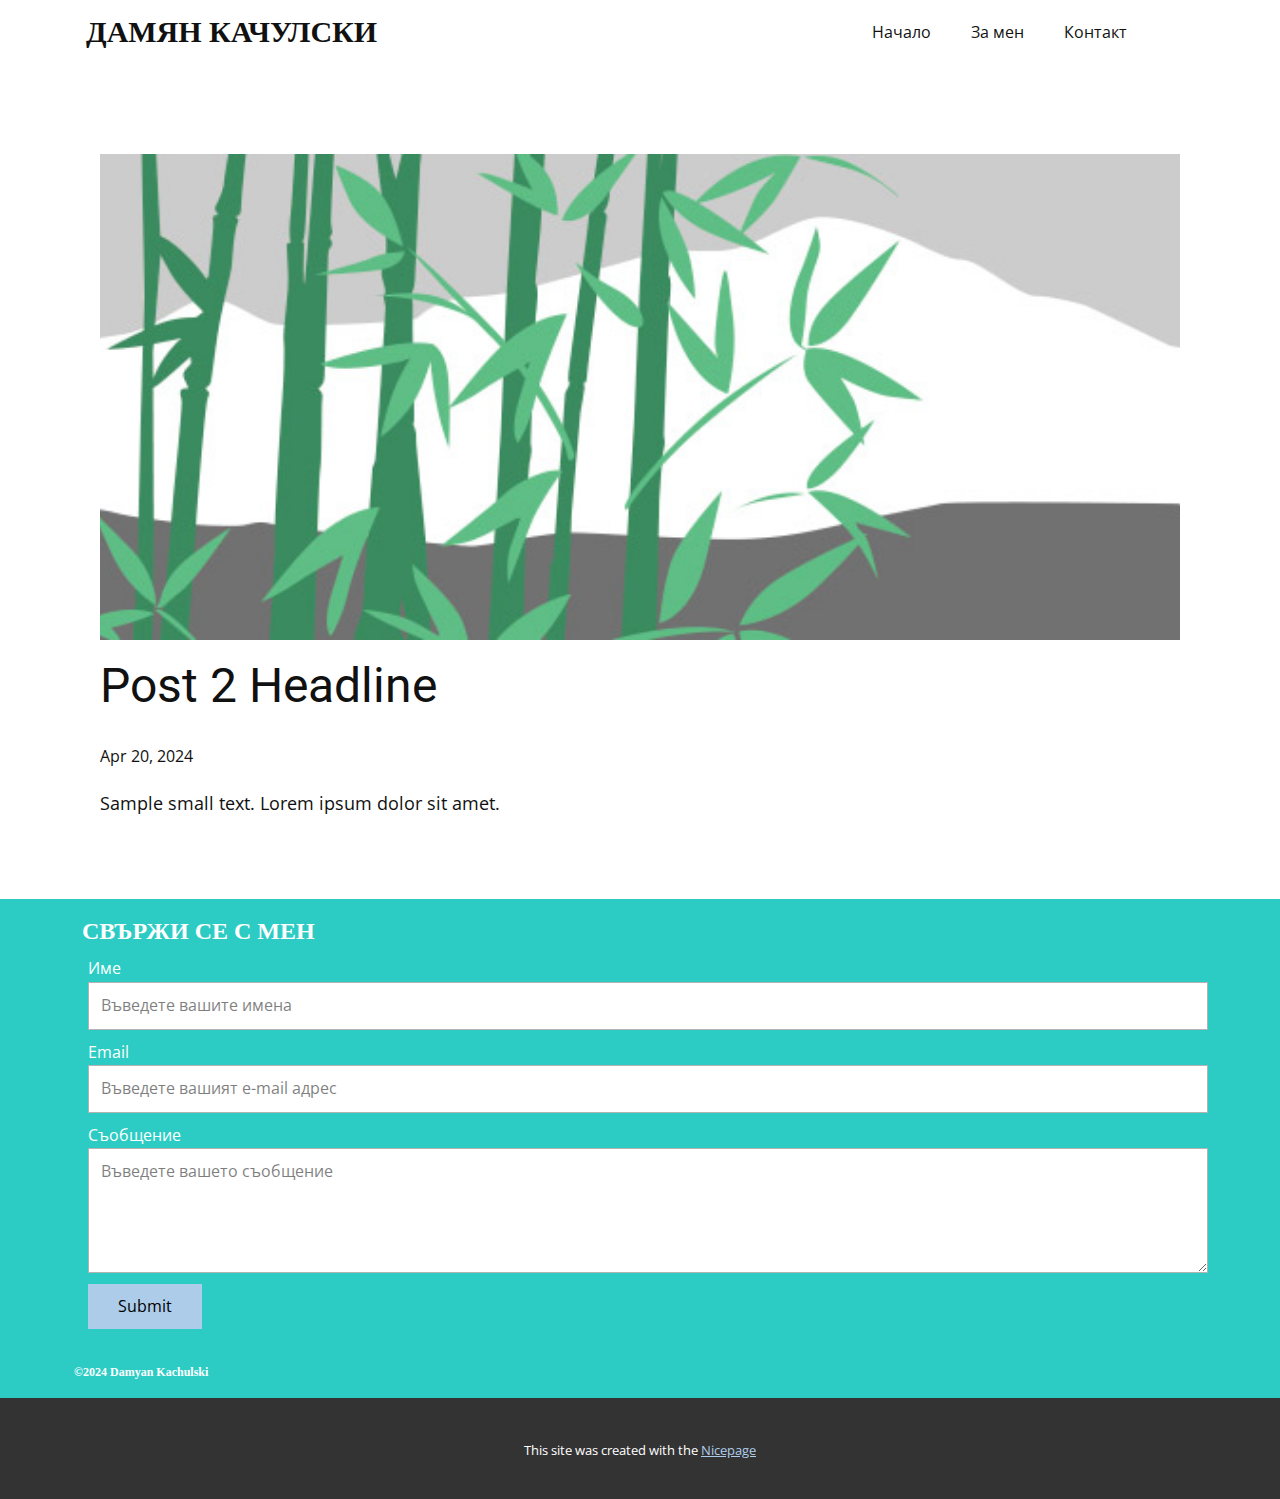
<file: blog/post-1.html>
<!DOCTYPE html>
<html style="font-size: 16px;" lang="en"><head>
    <meta name="viewport" content="width=device-width, initial-scale=1.0">
    <meta charset="utf-8">
    <meta name="keywords" content="Post 1 Headline">
    <meta name="description" content="">
    <title>Post 2 Headline</title>
    <link rel="stylesheet" href="../nicepage.css" media="screen">
<link rel="stylesheet" href="../Post-Template.css" media="screen">
    <script class="u-script" type="text/javascript" src="../jquery.js" defer=""></script>
    <script class="u-script" type="text/javascript" src="../nicepage.js" defer=""></script>
    <meta name="generator" content="Nicepage 6.8.9, nicepage.com">
    <meta name="referrer" content="origin">
    <link id="u-theme-google-font" rel="stylesheet" href="https://fonts.googleapis.com/css?family=Roboto:100,100i,300,300i,400,400i,500,500i,700,700i,900,900i|Open+Sans:300,300i,400,400i,500,500i,600,600i,700,700i,800,800i">
    
    
    
    <script type="application/ld+json">{
		"@context": "http://schema.org",
		"@type": "Organization",
		"name": "Дамян Качулски"
}</script>
    <meta name="theme-color" content="#478ac9">
  <meta data-intl-tel-input-cdn-path="intlTelInput/"></head>
  <body data-path-to-root="./" data-include-products="false" class="u-body u-xl-mode" data-lang="en"><header class="u-clearfix u-header u-header" id="sec-b6d4"><div class="u-clearfix u-sheet u-sheet-1">
        <p class="u-custom-font u-font-georgia u-text u-text-default u-text-1">ДАМЯН КАЧУЛСКИ</p>
        <nav class="u-menu u-menu-one-level u-offcanvas u-menu-1">
          <div class="menu-collapse" style="font-size: 1rem; letter-spacing: 0px;">
            <a class="u-button-style u-custom-left-right-menu-spacing u-custom-padding-bottom u-custom-top-bottom-menu-spacing u-nav-link u-text-active-palette-1-base u-text-hover-palette-2-base" href="#">
              <svg class="u-svg-link" viewBox="0 0 24 24"><use xlink:href="#menu-hamburger"></use></svg>
              <svg class="u-svg-content" version="1.1" id="menu-hamburger" viewBox="0 0 16 16" x="0px" y="0px" xmlns:xlink="http://www.w3.org/1999/xlink" xmlns="http://www.w3.org/2000/svg"><g><rect y="1" width="16" height="2"></rect><rect y="7" width="16" height="2"></rect><rect y="13" width="16" height="2"></rect>
</g></svg>
            </a>
          </div>
          <div class="u-custom-menu u-nav-container">
            <ul class="u-nav u-unstyled u-nav-1"><li class="u-nav-item"><a class="u-button-style u-nav-link u-text-active-palette-1-base u-text-hover-palette-2-base" href="../Начало.html" style="padding: 10px 20px;">Начало</a>
</li><li class="u-nav-item"><a class="u-button-style u-nav-link u-text-active-palette-1-base u-text-hover-palette-2-base" href="../Начало.html#sec-49b9" style="padding: 10px 20px;">За мен</a>
</li><li class="u-nav-item"><a class="u-button-style u-nav-link u-text-active-palette-1-base u-text-hover-palette-2-base" href="../Контакт.html" style="padding: 10px 20px;">Контакт</a>
</li></ul>
          </div>
          <div class="u-custom-menu u-nav-container-collapse">
            <div class="u-black u-container-style u-inner-container-layout u-opacity u-opacity-95 u-sidenav">
              <div class="u-inner-container-layout u-sidenav-overflow">
                <div class="u-menu-close"></div>
                <ul class="u-align-center u-nav u-popupmenu-items u-unstyled u-nav-2"><li class="u-nav-item"><a class="u-button-style u-nav-link" href="../Начало.html">Начало</a>
</li><li class="u-nav-item"><a class="u-button-style u-nav-link" href="../Начало.html#sec-49b9">За мен</a>
</li><li class="u-nav-item"><a class="u-button-style u-nav-link" href="../Контакт.html">Контакт</a>
</li></ul>
              </div>
            </div>
            <div class="u-black u-menu-overlay u-opacity u-opacity-70"></div>
          </div>
        </nav>
      </div></header>
    <section class="u-align-center u-clearfix u-section-1" id="sec-c8ac">
      <div class="u-clearfix u-sheet u-valign-middle-md u-valign-middle-sm u-valign-middle-xs u-sheet-1"><!--post_details--><!--post_details_options_json--><!--{"source":""}--><!--/post_details_options_json--><!--blog_post-->
        <div class="u-container-style u-expanded-width u-post-details u-post-details-1">
          <div class="u-container-layout u-valign-middle u-container-layout-1"><!--blog_post_image-->
            <img alt="" class="u-blog-control u-expanded-width u-image u-image-default u-image-1" src="../images/68f64b9d.jpeg"><!--/blog_post_image--><!--blog_post_header-->
            <h2 class="u-blog-control u-text u-text-1">Post 2 Headline</h2><!--/blog_post_header--><!--blog_post_metadata-->
            <div class="u-blog-control u-metadata u-metadata-1"><!--blog_post_metadata_date-->
              <span class="u-meta-date u-meta-icon">Apr 20, 2024</span><!--/blog_post_metadata_date--><!--blog_post_metadata_category-->
              <!--/blog_post_metadata_category--><!--blog_post_metadata_comments-->
              <!--/blog_post_metadata_comments-->
            </div><!--/blog_post_metadata--><!--blog_post_content-->
            <div class="u-align-justify u-blog-control u-post-content u-text u-text-2 fr-view">
  Sample small text. Lorem ipsum dolor sit amet.
  </div><!--/blog_post_content-->
          </div>
        </div><!--/blog_post--><!--/post_details-->
      </div>
    </section>
    
    
    
    <footer class="u-align-center u-clearfix u-footer u-palette-4-base u-footer" id="sec-a1ca"><div class="u-clearfix u-sheet u-sheet-1">
        <p class="u-custom-font u-font-georgia u-text u-text-default u-text-1">СВЪРЖИ СЕ С МЕН<br>
        </p>
        <div class="custom-expanded u-form u-form-1">
          <form action="https://forms.nicepagesrv.com/v2/form/process" class="u-clearfix u-form-spacing-10 u-form-vertical u-inner-form" source="email" name="form" style="padding: 10px;">
            <div class="u-form-group u-form-name">
              <label for="name-398e" class="u-label">Име</label>
              <input type="text" placeholder="Въведете вашите имена" id="name-398e" name="name" class="u-input u-input-rectangle" required="">
            </div>
            <div class="u-form-email u-form-group">
              <label for="email-398e" class="u-label">Email</label>
              <input type="email" placeholder="Въведете вашият e-mail адрес" id="email-398e" name="email" class="u-input u-input-rectangle" required="">
            </div>
            <div class="u-form-group u-form-message">
              <label for="message-398e" class="u-label">Съобщение</label>
              <textarea placeholder="Въведете вашето съобщение" rows="4" cols="50" id="message-398e" name="message" class="u-input u-input-rectangle" required=""></textarea>
            </div>
            <div class="u-align-left u-form-group u-form-submit">
              <a href="#" class="u-btn u-btn-submit u-button-style">Submit</a>
              <input type="submit" value="submit" class="u-form-control-hidden">
            </div>
            <div class="u-form-send-message u-form-send-success"> Thank you! Your message has been sent. </div>
            <div class="u-form-send-error u-form-send-message"> Unable to send your message. Please fix errors then try again. </div>
            <input type="hidden" value="" name="recaptchaResponse">
            <input type="hidden" name="formServices" value="6379445f-b002-ff4e-27cd-dd808659cf02">
          </form>
        </div>
        <p class="u-custom-font u-font-georgia u-text u-text-default u-text-2"> ©2024&nbsp;Damyan Kachulski<br>
        </p>
      </div></footer>
    <section class="u-backlink u-clearfix u-grey-80">
      <p class="u-text">
        <span>This site was created with the </span>
        <a class="u-link" href="https://nicepage.com/" target="_blank" rel="nofollow">
          <span>Nicepage</span>
        </a>
      </p>
    </section>
  
</body></html>
</file>
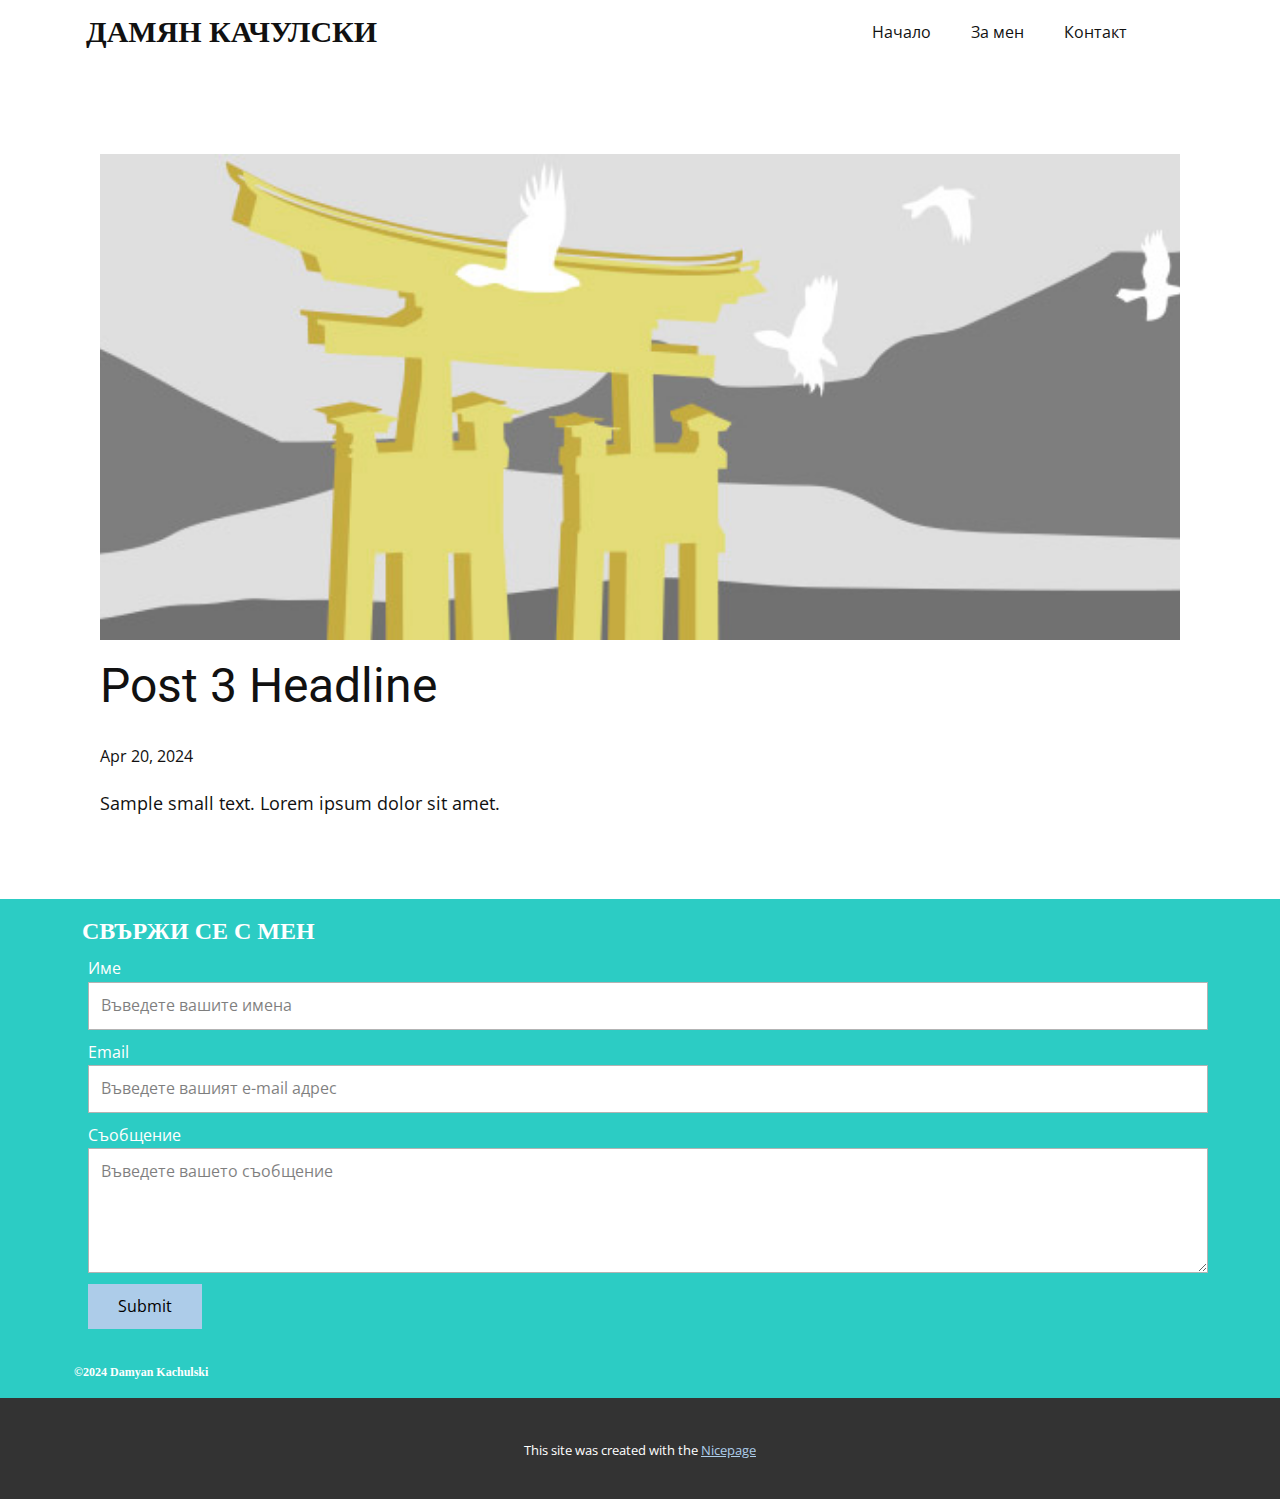
<file: blog/post-2.html>
<!DOCTYPE html>
<html style="font-size: 16px;" lang="en"><head>
    <meta name="viewport" content="width=device-width, initial-scale=1.0">
    <meta charset="utf-8">
    <meta name="keywords" content="Post 1 Headline">
    <meta name="description" content="">
    <title>Post 3 Headline</title>
    <link rel="stylesheet" href="../nicepage.css" media="screen">
<link rel="stylesheet" href="../Post-Template.css" media="screen">
    <script class="u-script" type="text/javascript" src="../jquery.js" defer=""></script>
    <script class="u-script" type="text/javascript" src="../nicepage.js" defer=""></script>
    <meta name="generator" content="Nicepage 6.8.9, nicepage.com">
    <meta name="referrer" content="origin">
    <link id="u-theme-google-font" rel="stylesheet" href="https://fonts.googleapis.com/css?family=Roboto:100,100i,300,300i,400,400i,500,500i,700,700i,900,900i|Open+Sans:300,300i,400,400i,500,500i,600,600i,700,700i,800,800i">
    
    
    
    <script type="application/ld+json">{
		"@context": "http://schema.org",
		"@type": "Organization",
		"name": "Дамян Качулски"
}</script>
    <meta name="theme-color" content="#478ac9">
  <meta data-intl-tel-input-cdn-path="intlTelInput/"></head>
  <body data-path-to-root="./" data-include-products="false" class="u-body u-xl-mode" data-lang="en"><header class="u-clearfix u-header u-header" id="sec-b6d4"><div class="u-clearfix u-sheet u-sheet-1">
        <p class="u-custom-font u-font-georgia u-text u-text-default u-text-1">ДАМЯН КАЧУЛСКИ</p>
        <nav class="u-menu u-menu-one-level u-offcanvas u-menu-1">
          <div class="menu-collapse" style="font-size: 1rem; letter-spacing: 0px;">
            <a class="u-button-style u-custom-left-right-menu-spacing u-custom-padding-bottom u-custom-top-bottom-menu-spacing u-nav-link u-text-active-palette-1-base u-text-hover-palette-2-base" href="#">
              <svg class="u-svg-link" viewBox="0 0 24 24"><use xlink:href="#menu-hamburger"></use></svg>
              <svg class="u-svg-content" version="1.1" id="menu-hamburger" viewBox="0 0 16 16" x="0px" y="0px" xmlns:xlink="http://www.w3.org/1999/xlink" xmlns="http://www.w3.org/2000/svg"><g><rect y="1" width="16" height="2"></rect><rect y="7" width="16" height="2"></rect><rect y="13" width="16" height="2"></rect>
</g></svg>
            </a>
          </div>
          <div class="u-custom-menu u-nav-container">
            <ul class="u-nav u-unstyled u-nav-1"><li class="u-nav-item"><a class="u-button-style u-nav-link u-text-active-palette-1-base u-text-hover-palette-2-base" href="../Начало.html" style="padding: 10px 20px;">Начало</a>
</li><li class="u-nav-item"><a class="u-button-style u-nav-link u-text-active-palette-1-base u-text-hover-palette-2-base" href="../Начало.html#sec-49b9" style="padding: 10px 20px;">За мен</a>
</li><li class="u-nav-item"><a class="u-button-style u-nav-link u-text-active-palette-1-base u-text-hover-palette-2-base" href="../Контакт.html" style="padding: 10px 20px;">Контакт</a>
</li></ul>
          </div>
          <div class="u-custom-menu u-nav-container-collapse">
            <div class="u-black u-container-style u-inner-container-layout u-opacity u-opacity-95 u-sidenav">
              <div class="u-inner-container-layout u-sidenav-overflow">
                <div class="u-menu-close"></div>
                <ul class="u-align-center u-nav u-popupmenu-items u-unstyled u-nav-2"><li class="u-nav-item"><a class="u-button-style u-nav-link" href="../Начало.html">Начало</a>
</li><li class="u-nav-item"><a class="u-button-style u-nav-link" href="../Начало.html#sec-49b9">За мен</a>
</li><li class="u-nav-item"><a class="u-button-style u-nav-link" href="../Контакт.html">Контакт</a>
</li></ul>
              </div>
            </div>
            <div class="u-black u-menu-overlay u-opacity u-opacity-70"></div>
          </div>
        </nav>
      </div></header>
    <section class="u-align-center u-clearfix u-section-1" id="sec-c8ac">
      <div class="u-clearfix u-sheet u-valign-middle-md u-valign-middle-sm u-valign-middle-xs u-sheet-1"><!--post_details--><!--post_details_options_json--><!--{"source":""}--><!--/post_details_options_json--><!--blog_post-->
        <div class="u-container-style u-expanded-width u-post-details u-post-details-1">
          <div class="u-container-layout u-valign-middle u-container-layout-1"><!--blog_post_image-->
            <img alt="" class="u-blog-control u-expanded-width u-image u-image-default u-image-1" src="../images/8ad73f3c.jpeg"><!--/blog_post_image--><!--blog_post_header-->
            <h2 class="u-blog-control u-text u-text-1">Post 3 Headline</h2><!--/blog_post_header--><!--blog_post_metadata-->
            <div class="u-blog-control u-metadata u-metadata-1"><!--blog_post_metadata_date-->
              <span class="u-meta-date u-meta-icon">Apr 20, 2024</span><!--/blog_post_metadata_date--><!--blog_post_metadata_category-->
              <!--/blog_post_metadata_category--><!--blog_post_metadata_comments-->
              <!--/blog_post_metadata_comments-->
            </div><!--/blog_post_metadata--><!--blog_post_content-->
            <div class="u-align-justify u-blog-control u-post-content u-text u-text-2 fr-view">
  Sample small text. Lorem ipsum dolor sit amet.
  </div><!--/blog_post_content-->
          </div>
        </div><!--/blog_post--><!--/post_details-->
      </div>
    </section>
    
    
    
    <footer class="u-align-center u-clearfix u-footer u-palette-4-base u-footer" id="sec-a1ca"><div class="u-clearfix u-sheet u-sheet-1">
        <p class="u-custom-font u-font-georgia u-text u-text-default u-text-1">СВЪРЖИ СЕ С МЕН<br>
        </p>
        <div class="custom-expanded u-form u-form-1">
          <form action="https://forms.nicepagesrv.com/v2/form/process" class="u-clearfix u-form-spacing-10 u-form-vertical u-inner-form" source="email" name="form" style="padding: 10px;">
            <div class="u-form-group u-form-name">
              <label for="name-398e" class="u-label">Име</label>
              <input type="text" placeholder="Въведете вашите имена" id="name-398e" name="name" class="u-input u-input-rectangle" required="">
            </div>
            <div class="u-form-email u-form-group">
              <label for="email-398e" class="u-label">Email</label>
              <input type="email" placeholder="Въведете вашият e-mail адрес" id="email-398e" name="email" class="u-input u-input-rectangle" required="">
            </div>
            <div class="u-form-group u-form-message">
              <label for="message-398e" class="u-label">Съобщение</label>
              <textarea placeholder="Въведете вашето съобщение" rows="4" cols="50" id="message-398e" name="message" class="u-input u-input-rectangle" required=""></textarea>
            </div>
            <div class="u-align-left u-form-group u-form-submit">
              <a href="#" class="u-btn u-btn-submit u-button-style">Submit</a>
              <input type="submit" value="submit" class="u-form-control-hidden">
            </div>
            <div class="u-form-send-message u-form-send-success"> Thank you! Your message has been sent. </div>
            <div class="u-form-send-error u-form-send-message"> Unable to send your message. Please fix errors then try again. </div>
            <input type="hidden" value="" name="recaptchaResponse">
            <input type="hidden" name="formServices" value="6379445f-b002-ff4e-27cd-dd808659cf02">
          </form>
        </div>
        <p class="u-custom-font u-font-georgia u-text u-text-default u-text-2"> ©2024&nbsp;Damyan Kachulski<br>
        </p>
      </div></footer>
    <section class="u-backlink u-clearfix u-grey-80">
      <p class="u-text">
        <span>This site was created with the </span>
        <a class="u-link" href="https://nicepage.com/" target="_blank" rel="nofollow">
          <span>Nicepage</span>
        </a>
      </p>
    </section>
  
</body></html>
</file>
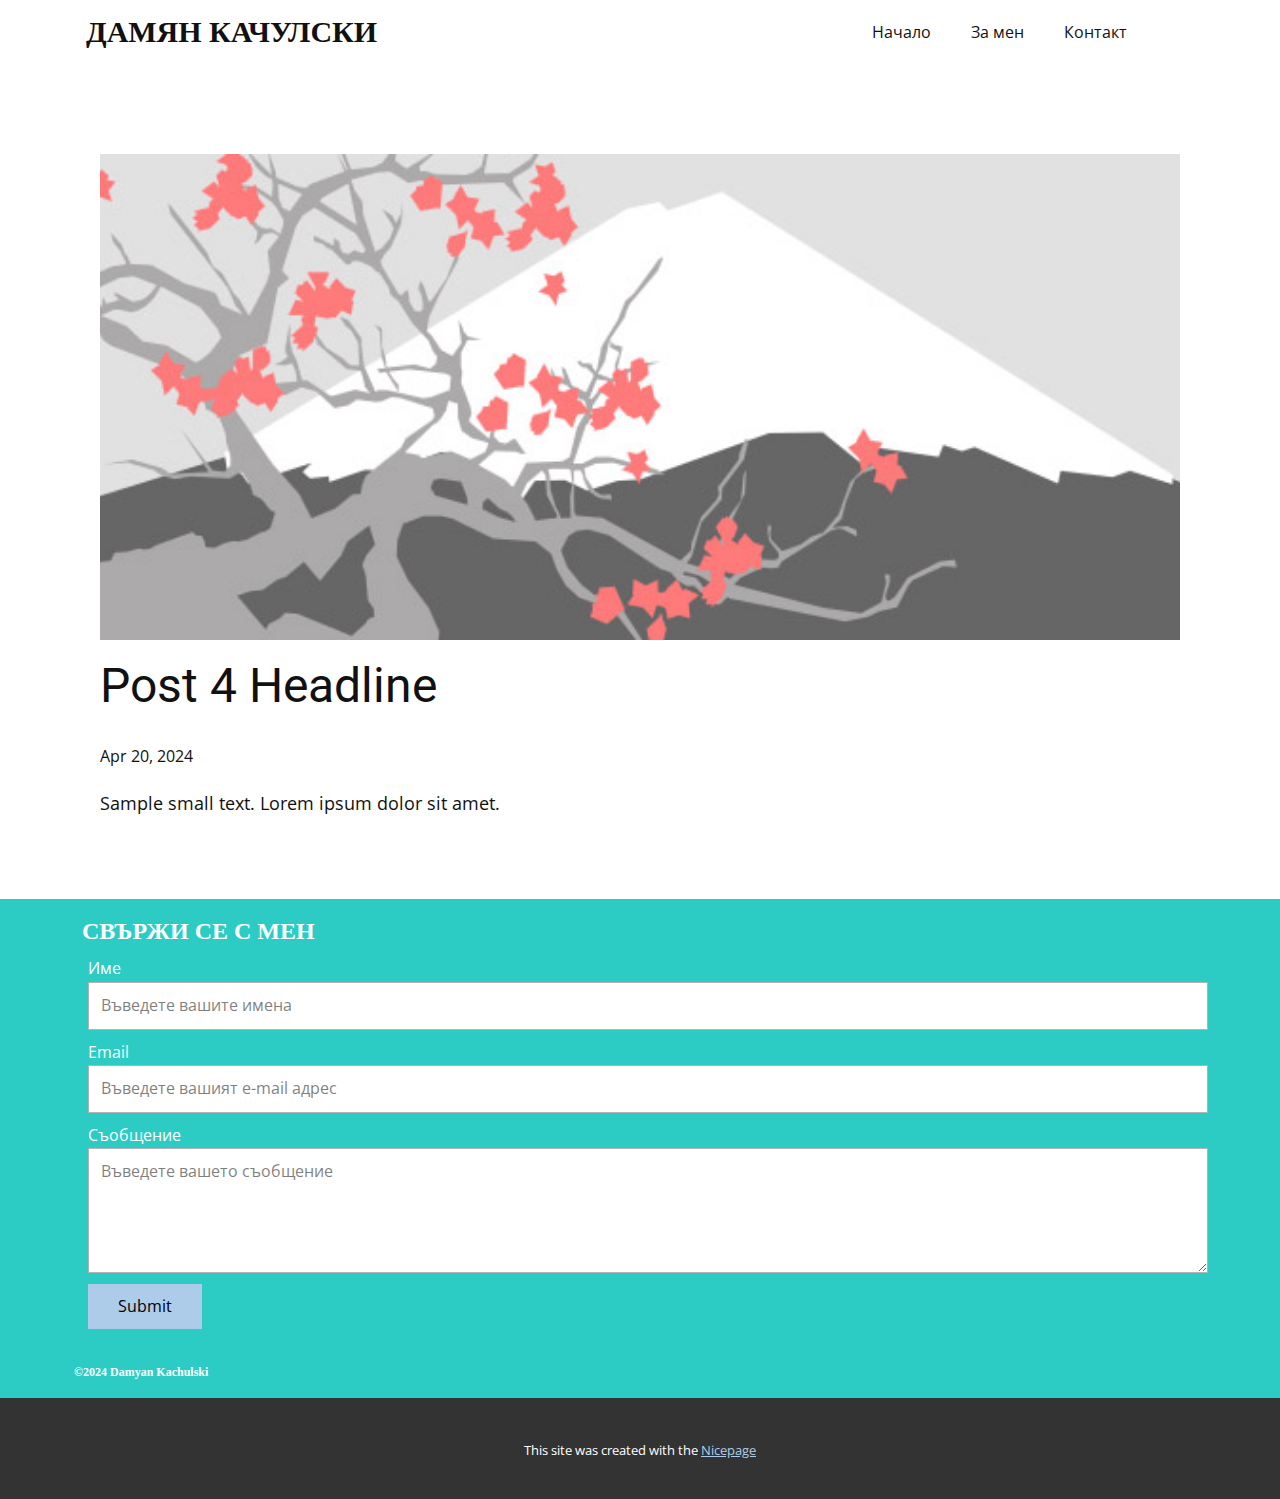
<file: blog/post-3.html>
<!DOCTYPE html>
<html style="font-size: 16px;" lang="en"><head>
    <meta name="viewport" content="width=device-width, initial-scale=1.0">
    <meta charset="utf-8">
    <meta name="keywords" content="Post 1 Headline">
    <meta name="description" content="">
    <title>Post 4 Headline</title>
    <link rel="stylesheet" href="../nicepage.css" media="screen">
<link rel="stylesheet" href="../Post-Template.css" media="screen">
    <script class="u-script" type="text/javascript" src="../jquery.js" defer=""></script>
    <script class="u-script" type="text/javascript" src="../nicepage.js" defer=""></script>
    <meta name="generator" content="Nicepage 6.8.9, nicepage.com">
    <meta name="referrer" content="origin">
    <link id="u-theme-google-font" rel="stylesheet" href="https://fonts.googleapis.com/css?family=Roboto:100,100i,300,300i,400,400i,500,500i,700,700i,900,900i|Open+Sans:300,300i,400,400i,500,500i,600,600i,700,700i,800,800i">
    
    
    
    <script type="application/ld+json">{
		"@context": "http://schema.org",
		"@type": "Organization",
		"name": "Дамян Качулски"
}</script>
    <meta name="theme-color" content="#478ac9">
  <meta data-intl-tel-input-cdn-path="intlTelInput/"></head>
  <body data-path-to-root="./" data-include-products="false" class="u-body u-xl-mode" data-lang="en"><header class="u-clearfix u-header u-header" id="sec-b6d4"><div class="u-clearfix u-sheet u-sheet-1">
        <p class="u-custom-font u-font-georgia u-text u-text-default u-text-1">ДАМЯН КАЧУЛСКИ</p>
        <nav class="u-menu u-menu-one-level u-offcanvas u-menu-1">
          <div class="menu-collapse" style="font-size: 1rem; letter-spacing: 0px;">
            <a class="u-button-style u-custom-left-right-menu-spacing u-custom-padding-bottom u-custom-top-bottom-menu-spacing u-nav-link u-text-active-palette-1-base u-text-hover-palette-2-base" href="#">
              <svg class="u-svg-link" viewBox="0 0 24 24"><use xlink:href="#menu-hamburger"></use></svg>
              <svg class="u-svg-content" version="1.1" id="menu-hamburger" viewBox="0 0 16 16" x="0px" y="0px" xmlns:xlink="http://www.w3.org/1999/xlink" xmlns="http://www.w3.org/2000/svg"><g><rect y="1" width="16" height="2"></rect><rect y="7" width="16" height="2"></rect><rect y="13" width="16" height="2"></rect>
</g></svg>
            </a>
          </div>
          <div class="u-custom-menu u-nav-container">
            <ul class="u-nav u-unstyled u-nav-1"><li class="u-nav-item"><a class="u-button-style u-nav-link u-text-active-palette-1-base u-text-hover-palette-2-base" href="../Начало.html" style="padding: 10px 20px;">Начало</a>
</li><li class="u-nav-item"><a class="u-button-style u-nav-link u-text-active-palette-1-base u-text-hover-palette-2-base" href="../Начало.html#sec-49b9" style="padding: 10px 20px;">За мен</a>
</li><li class="u-nav-item"><a class="u-button-style u-nav-link u-text-active-palette-1-base u-text-hover-palette-2-base" href="../Контакт.html" style="padding: 10px 20px;">Контакт</a>
</li></ul>
          </div>
          <div class="u-custom-menu u-nav-container-collapse">
            <div class="u-black u-container-style u-inner-container-layout u-opacity u-opacity-95 u-sidenav">
              <div class="u-inner-container-layout u-sidenav-overflow">
                <div class="u-menu-close"></div>
                <ul class="u-align-center u-nav u-popupmenu-items u-unstyled u-nav-2"><li class="u-nav-item"><a class="u-button-style u-nav-link" href="../Начало.html">Начало</a>
</li><li class="u-nav-item"><a class="u-button-style u-nav-link" href="../Начало.html#sec-49b9">За мен</a>
</li><li class="u-nav-item"><a class="u-button-style u-nav-link" href="../Контакт.html">Контакт</a>
</li></ul>
              </div>
            </div>
            <div class="u-black u-menu-overlay u-opacity u-opacity-70"></div>
          </div>
        </nav>
      </div></header>
    <section class="u-align-center u-clearfix u-section-1" id="sec-c8ac">
      <div class="u-clearfix u-sheet u-valign-middle-md u-valign-middle-sm u-valign-middle-xs u-sheet-1"><!--post_details--><!--post_details_options_json--><!--{"source":""}--><!--/post_details_options_json--><!--blog_post-->
        <div class="u-container-style u-expanded-width u-post-details u-post-details-1">
          <div class="u-container-layout u-valign-middle u-container-layout-1"><!--blog_post_image-->
            <img alt="" class="u-blog-control u-expanded-width u-image u-image-default u-image-1" src="../images/0fd3416c.jpeg"><!--/blog_post_image--><!--blog_post_header-->
            <h2 class="u-blog-control u-text u-text-1">Post 4 Headline</h2><!--/blog_post_header--><!--blog_post_metadata-->
            <div class="u-blog-control u-metadata u-metadata-1"><!--blog_post_metadata_date-->
              <span class="u-meta-date u-meta-icon">Apr 20, 2024</span><!--/blog_post_metadata_date--><!--blog_post_metadata_category-->
              <!--/blog_post_metadata_category--><!--blog_post_metadata_comments-->
              <!--/blog_post_metadata_comments-->
            </div><!--/blog_post_metadata--><!--blog_post_content-->
            <div class="u-align-justify u-blog-control u-post-content u-text u-text-2 fr-view">
  Sample small text. Lorem ipsum dolor sit amet.
  </div><!--/blog_post_content-->
          </div>
        </div><!--/blog_post--><!--/post_details-->
      </div>
    </section>
    
    
    
    <footer class="u-align-center u-clearfix u-footer u-palette-4-base u-footer" id="sec-a1ca"><div class="u-clearfix u-sheet u-sheet-1">
        <p class="u-custom-font u-font-georgia u-text u-text-default u-text-1">СВЪРЖИ СЕ С МЕН<br>
        </p>
        <div class="custom-expanded u-form u-form-1">
          <form action="https://forms.nicepagesrv.com/v2/form/process" class="u-clearfix u-form-spacing-10 u-form-vertical u-inner-form" source="email" name="form" style="padding: 10px;">
            <div class="u-form-group u-form-name">
              <label for="name-398e" class="u-label">Име</label>
              <input type="text" placeholder="Въведете вашите имена" id="name-398e" name="name" class="u-input u-input-rectangle" required="">
            </div>
            <div class="u-form-email u-form-group">
              <label for="email-398e" class="u-label">Email</label>
              <input type="email" placeholder="Въведете вашият e-mail адрес" id="email-398e" name="email" class="u-input u-input-rectangle" required="">
            </div>
            <div class="u-form-group u-form-message">
              <label for="message-398e" class="u-label">Съобщение</label>
              <textarea placeholder="Въведете вашето съобщение" rows="4" cols="50" id="message-398e" name="message" class="u-input u-input-rectangle" required=""></textarea>
            </div>
            <div class="u-align-left u-form-group u-form-submit">
              <a href="#" class="u-btn u-btn-submit u-button-style">Submit</a>
              <input type="submit" value="submit" class="u-form-control-hidden">
            </div>
            <div class="u-form-send-message u-form-send-success"> Thank you! Your message has been sent. </div>
            <div class="u-form-send-error u-form-send-message"> Unable to send your message. Please fix errors then try again. </div>
            <input type="hidden" value="" name="recaptchaResponse">
            <input type="hidden" name="formServices" value="6379445f-b002-ff4e-27cd-dd808659cf02">
          </form>
        </div>
        <p class="u-custom-font u-font-georgia u-text u-text-default u-text-2"> ©2024&nbsp;Damyan Kachulski<br>
        </p>
      </div></footer>
    <section class="u-backlink u-clearfix u-grey-80">
      <p class="u-text">
        <span>This site was created with the </span>
        <a class="u-link" href="https://nicepage.com/" target="_blank" rel="nofollow">
          <span>Nicepage</span>
        </a>
      </p>
    </section>
  
</body></html>
</file>
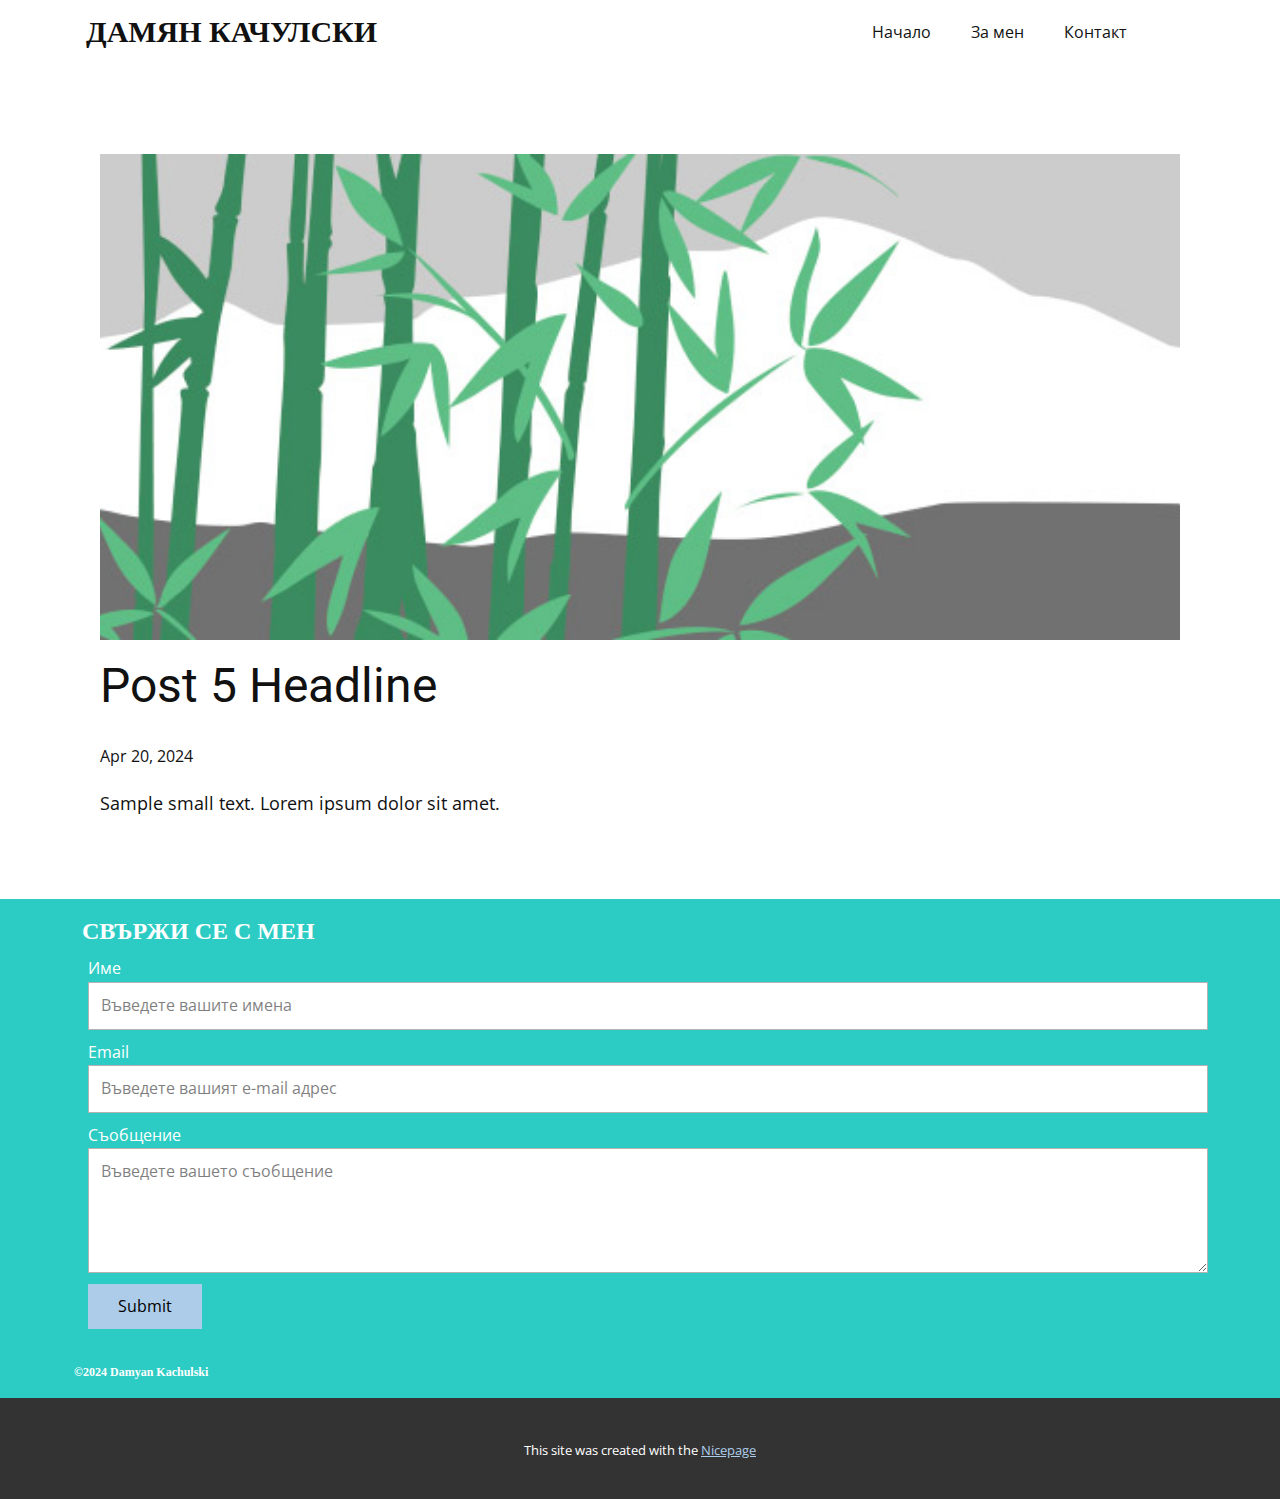
<file: blog/post-4.html>
<!DOCTYPE html>
<html style="font-size: 16px;" lang="en"><head>
    <meta name="viewport" content="width=device-width, initial-scale=1.0">
    <meta charset="utf-8">
    <meta name="keywords" content="Post 1 Headline">
    <meta name="description" content="">
    <title>Post 5 Headline</title>
    <link rel="stylesheet" href="../nicepage.css" media="screen">
<link rel="stylesheet" href="../Post-Template.css" media="screen">
    <script class="u-script" type="text/javascript" src="../jquery.js" defer=""></script>
    <script class="u-script" type="text/javascript" src="../nicepage.js" defer=""></script>
    <meta name="generator" content="Nicepage 6.8.9, nicepage.com">
    <meta name="referrer" content="origin">
    <link id="u-theme-google-font" rel="stylesheet" href="https://fonts.googleapis.com/css?family=Roboto:100,100i,300,300i,400,400i,500,500i,700,700i,900,900i|Open+Sans:300,300i,400,400i,500,500i,600,600i,700,700i,800,800i">
    
    
    
    <script type="application/ld+json">{
		"@context": "http://schema.org",
		"@type": "Organization",
		"name": "Дамян Качулски"
}</script>
    <meta name="theme-color" content="#478ac9">
  <meta data-intl-tel-input-cdn-path="intlTelInput/"></head>
  <body data-path-to-root="./" data-include-products="false" class="u-body u-xl-mode" data-lang="en"><header class="u-clearfix u-header u-header" id="sec-b6d4"><div class="u-clearfix u-sheet u-sheet-1">
        <p class="u-custom-font u-font-georgia u-text u-text-default u-text-1">ДАМЯН КАЧУЛСКИ</p>
        <nav class="u-menu u-menu-one-level u-offcanvas u-menu-1">
          <div class="menu-collapse" style="font-size: 1rem; letter-spacing: 0px;">
            <a class="u-button-style u-custom-left-right-menu-spacing u-custom-padding-bottom u-custom-top-bottom-menu-spacing u-nav-link u-text-active-palette-1-base u-text-hover-palette-2-base" href="#">
              <svg class="u-svg-link" viewBox="0 0 24 24"><use xlink:href="#menu-hamburger"></use></svg>
              <svg class="u-svg-content" version="1.1" id="menu-hamburger" viewBox="0 0 16 16" x="0px" y="0px" xmlns:xlink="http://www.w3.org/1999/xlink" xmlns="http://www.w3.org/2000/svg"><g><rect y="1" width="16" height="2"></rect><rect y="7" width="16" height="2"></rect><rect y="13" width="16" height="2"></rect>
</g></svg>
            </a>
          </div>
          <div class="u-custom-menu u-nav-container">
            <ul class="u-nav u-unstyled u-nav-1"><li class="u-nav-item"><a class="u-button-style u-nav-link u-text-active-palette-1-base u-text-hover-palette-2-base" href="../Начало.html" style="padding: 10px 20px;">Начало</a>
</li><li class="u-nav-item"><a class="u-button-style u-nav-link u-text-active-palette-1-base u-text-hover-palette-2-base" href="../Начало.html#sec-49b9" style="padding: 10px 20px;">За мен</a>
</li><li class="u-nav-item"><a class="u-button-style u-nav-link u-text-active-palette-1-base u-text-hover-palette-2-base" href="../Контакт.html" style="padding: 10px 20px;">Контакт</a>
</li></ul>
          </div>
          <div class="u-custom-menu u-nav-container-collapse">
            <div class="u-black u-container-style u-inner-container-layout u-opacity u-opacity-95 u-sidenav">
              <div class="u-inner-container-layout u-sidenav-overflow">
                <div class="u-menu-close"></div>
                <ul class="u-align-center u-nav u-popupmenu-items u-unstyled u-nav-2"><li class="u-nav-item"><a class="u-button-style u-nav-link" href="../Начало.html">Начало</a>
</li><li class="u-nav-item"><a class="u-button-style u-nav-link" href="../Начало.html#sec-49b9">За мен</a>
</li><li class="u-nav-item"><a class="u-button-style u-nav-link" href="../Контакт.html">Контакт</a>
</li></ul>
              </div>
            </div>
            <div class="u-black u-menu-overlay u-opacity u-opacity-70"></div>
          </div>
        </nav>
      </div></header>
    <section class="u-align-center u-clearfix u-section-1" id="sec-c8ac">
      <div class="u-clearfix u-sheet u-valign-middle-md u-valign-middle-sm u-valign-middle-xs u-sheet-1"><!--post_details--><!--post_details_options_json--><!--{"source":""}--><!--/post_details_options_json--><!--blog_post-->
        <div class="u-container-style u-expanded-width u-post-details u-post-details-1">
          <div class="u-container-layout u-valign-middle u-container-layout-1"><!--blog_post_image-->
            <img alt="" class="u-blog-control u-expanded-width u-image u-image-default u-image-1" src="../images/68f64b9d.jpeg"><!--/blog_post_image--><!--blog_post_header-->
            <h2 class="u-blog-control u-text u-text-1">Post 5 Headline</h2><!--/blog_post_header--><!--blog_post_metadata-->
            <div class="u-blog-control u-metadata u-metadata-1"><!--blog_post_metadata_date-->
              <span class="u-meta-date u-meta-icon">Apr 20, 2024</span><!--/blog_post_metadata_date--><!--blog_post_metadata_category-->
              <!--/blog_post_metadata_category--><!--blog_post_metadata_comments-->
              <!--/blog_post_metadata_comments-->
            </div><!--/blog_post_metadata--><!--blog_post_content-->
            <div class="u-align-justify u-blog-control u-post-content u-text u-text-2 fr-view">
  Sample small text. Lorem ipsum dolor sit amet.
  </div><!--/blog_post_content-->
          </div>
        </div><!--/blog_post--><!--/post_details-->
      </div>
    </section>
    
    
    
    <footer class="u-align-center u-clearfix u-footer u-palette-4-base u-footer" id="sec-a1ca"><div class="u-clearfix u-sheet u-sheet-1">
        <p class="u-custom-font u-font-georgia u-text u-text-default u-text-1">СВЪРЖИ СЕ С МЕН<br>
        </p>
        <div class="custom-expanded u-form u-form-1">
          <form action="https://forms.nicepagesrv.com/v2/form/process" class="u-clearfix u-form-spacing-10 u-form-vertical u-inner-form" source="email" name="form" style="padding: 10px;">
            <div class="u-form-group u-form-name">
              <label for="name-398e" class="u-label">Име</label>
              <input type="text" placeholder="Въведете вашите имена" id="name-398e" name="name" class="u-input u-input-rectangle" required="">
            </div>
            <div class="u-form-email u-form-group">
              <label for="email-398e" class="u-label">Email</label>
              <input type="email" placeholder="Въведете вашият e-mail адрес" id="email-398e" name="email" class="u-input u-input-rectangle" required="">
            </div>
            <div class="u-form-group u-form-message">
              <label for="message-398e" class="u-label">Съобщение</label>
              <textarea placeholder="Въведете вашето съобщение" rows="4" cols="50" id="message-398e" name="message" class="u-input u-input-rectangle" required=""></textarea>
            </div>
            <div class="u-align-left u-form-group u-form-submit">
              <a href="#" class="u-btn u-btn-submit u-button-style">Submit</a>
              <input type="submit" value="submit" class="u-form-control-hidden">
            </div>
            <div class="u-form-send-message u-form-send-success"> Thank you! Your message has been sent. </div>
            <div class="u-form-send-error u-form-send-message"> Unable to send your message. Please fix errors then try again. </div>
            <input type="hidden" value="" name="recaptchaResponse">
            <input type="hidden" name="formServices" value="6379445f-b002-ff4e-27cd-dd808659cf02">
          </form>
        </div>
        <p class="u-custom-font u-font-georgia u-text u-text-default u-text-2"> ©2024&nbsp;Damyan Kachulski<br>
        </p>
      </div></footer>
    <section class="u-backlink u-clearfix u-grey-80">
      <p class="u-text">
        <span>This site was created with the </span>
        <a class="u-link" href="https://nicepage.com/" target="_blank" rel="nofollow">
          <span>Nicepage</span>
        </a>
      </p>
    </section>
  
</body></html>
</file>
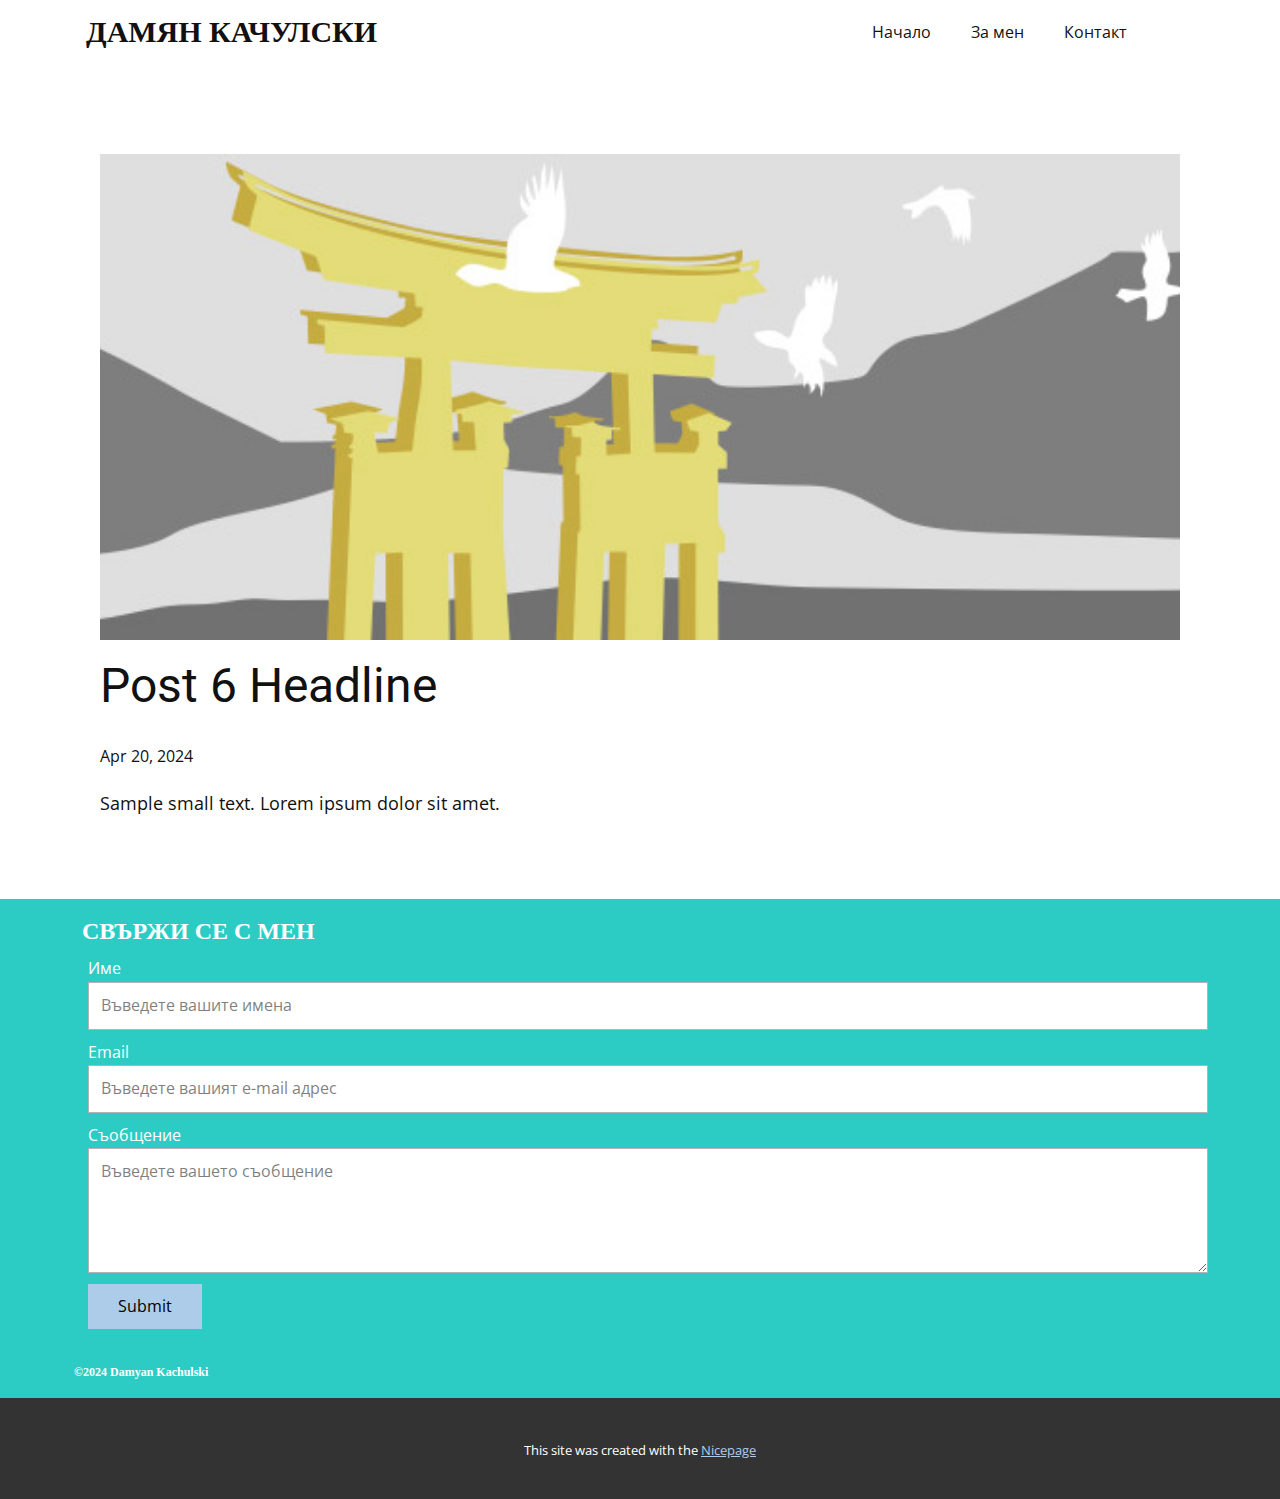
<file: blog/post-5.html>
<!DOCTYPE html>
<html style="font-size: 16px;" lang="en"><head>
    <meta name="viewport" content="width=device-width, initial-scale=1.0">
    <meta charset="utf-8">
    <meta name="keywords" content="Post 1 Headline">
    <meta name="description" content="">
    <title>Post 6 Headline</title>
    <link rel="stylesheet" href="../nicepage.css" media="screen">
<link rel="stylesheet" href="../Post-Template.css" media="screen">
    <script class="u-script" type="text/javascript" src="../jquery.js" defer=""></script>
    <script class="u-script" type="text/javascript" src="../nicepage.js" defer=""></script>
    <meta name="generator" content="Nicepage 6.8.9, nicepage.com">
    <meta name="referrer" content="origin">
    <link id="u-theme-google-font" rel="stylesheet" href="https://fonts.googleapis.com/css?family=Roboto:100,100i,300,300i,400,400i,500,500i,700,700i,900,900i|Open+Sans:300,300i,400,400i,500,500i,600,600i,700,700i,800,800i">
    
    
    
    <script type="application/ld+json">{
		"@context": "http://schema.org",
		"@type": "Organization",
		"name": "Дамян Качулски"
}</script>
    <meta name="theme-color" content="#478ac9">
  <meta data-intl-tel-input-cdn-path="intlTelInput/"></head>
  <body data-path-to-root="./" data-include-products="false" class="u-body u-xl-mode" data-lang="en"><header class="u-clearfix u-header u-header" id="sec-b6d4"><div class="u-clearfix u-sheet u-sheet-1">
        <p class="u-custom-font u-font-georgia u-text u-text-default u-text-1">ДАМЯН КАЧУЛСКИ</p>
        <nav class="u-menu u-menu-one-level u-offcanvas u-menu-1">
          <div class="menu-collapse" style="font-size: 1rem; letter-spacing: 0px;">
            <a class="u-button-style u-custom-left-right-menu-spacing u-custom-padding-bottom u-custom-top-bottom-menu-spacing u-nav-link u-text-active-palette-1-base u-text-hover-palette-2-base" href="#">
              <svg class="u-svg-link" viewBox="0 0 24 24"><use xlink:href="#menu-hamburger"></use></svg>
              <svg class="u-svg-content" version="1.1" id="menu-hamburger" viewBox="0 0 16 16" x="0px" y="0px" xmlns:xlink="http://www.w3.org/1999/xlink" xmlns="http://www.w3.org/2000/svg"><g><rect y="1" width="16" height="2"></rect><rect y="7" width="16" height="2"></rect><rect y="13" width="16" height="2"></rect>
</g></svg>
            </a>
          </div>
          <div class="u-custom-menu u-nav-container">
            <ul class="u-nav u-unstyled u-nav-1"><li class="u-nav-item"><a class="u-button-style u-nav-link u-text-active-palette-1-base u-text-hover-palette-2-base" href="../Начало.html" style="padding: 10px 20px;">Начало</a>
</li><li class="u-nav-item"><a class="u-button-style u-nav-link u-text-active-palette-1-base u-text-hover-palette-2-base" href="../Начало.html#sec-49b9" style="padding: 10px 20px;">За мен</a>
</li><li class="u-nav-item"><a class="u-button-style u-nav-link u-text-active-palette-1-base u-text-hover-palette-2-base" href="../Контакт.html" style="padding: 10px 20px;">Контакт</a>
</li></ul>
          </div>
          <div class="u-custom-menu u-nav-container-collapse">
            <div class="u-black u-container-style u-inner-container-layout u-opacity u-opacity-95 u-sidenav">
              <div class="u-inner-container-layout u-sidenav-overflow">
                <div class="u-menu-close"></div>
                <ul class="u-align-center u-nav u-popupmenu-items u-unstyled u-nav-2"><li class="u-nav-item"><a class="u-button-style u-nav-link" href="../Начало.html">Начало</a>
</li><li class="u-nav-item"><a class="u-button-style u-nav-link" href="../Начало.html#sec-49b9">За мен</a>
</li><li class="u-nav-item"><a class="u-button-style u-nav-link" href="../Контакт.html">Контакт</a>
</li></ul>
              </div>
            </div>
            <div class="u-black u-menu-overlay u-opacity u-opacity-70"></div>
          </div>
        </nav>
      </div></header>
    <section class="u-align-center u-clearfix u-section-1" id="sec-c8ac">
      <div class="u-clearfix u-sheet u-valign-middle-md u-valign-middle-sm u-valign-middle-xs u-sheet-1"><!--post_details--><!--post_details_options_json--><!--{"source":""}--><!--/post_details_options_json--><!--blog_post-->
        <div class="u-container-style u-expanded-width u-post-details u-post-details-1">
          <div class="u-container-layout u-valign-middle u-container-layout-1"><!--blog_post_image-->
            <img alt="" class="u-blog-control u-expanded-width u-image u-image-default u-image-1" src="../images/8ad73f3c.jpeg"><!--/blog_post_image--><!--blog_post_header-->
            <h2 class="u-blog-control u-text u-text-1">Post 6 Headline</h2><!--/blog_post_header--><!--blog_post_metadata-->
            <div class="u-blog-control u-metadata u-metadata-1"><!--blog_post_metadata_date-->
              <span class="u-meta-date u-meta-icon">Apr 20, 2024</span><!--/blog_post_metadata_date--><!--blog_post_metadata_category-->
              <!--/blog_post_metadata_category--><!--blog_post_metadata_comments-->
              <!--/blog_post_metadata_comments-->
            </div><!--/blog_post_metadata--><!--blog_post_content-->
            <div class="u-align-justify u-blog-control u-post-content u-text u-text-2 fr-view">
  Sample small text. Lorem ipsum dolor sit amet.
  </div><!--/blog_post_content-->
          </div>
        </div><!--/blog_post--><!--/post_details-->
      </div>
    </section>
    
    
    
    <footer class="u-align-center u-clearfix u-footer u-palette-4-base u-footer" id="sec-a1ca"><div class="u-clearfix u-sheet u-sheet-1">
        <p class="u-custom-font u-font-georgia u-text u-text-default u-text-1">СВЪРЖИ СЕ С МЕН<br>
        </p>
        <div class="custom-expanded u-form u-form-1">
          <form action="https://forms.nicepagesrv.com/v2/form/process" class="u-clearfix u-form-spacing-10 u-form-vertical u-inner-form" source="email" name="form" style="padding: 10px;">
            <div class="u-form-group u-form-name">
              <label for="name-398e" class="u-label">Име</label>
              <input type="text" placeholder="Въведете вашите имена" id="name-398e" name="name" class="u-input u-input-rectangle" required="">
            </div>
            <div class="u-form-email u-form-group">
              <label for="email-398e" class="u-label">Email</label>
              <input type="email" placeholder="Въведете вашият e-mail адрес" id="email-398e" name="email" class="u-input u-input-rectangle" required="">
            </div>
            <div class="u-form-group u-form-message">
              <label for="message-398e" class="u-label">Съобщение</label>
              <textarea placeholder="Въведете вашето съобщение" rows="4" cols="50" id="message-398e" name="message" class="u-input u-input-rectangle" required=""></textarea>
            </div>
            <div class="u-align-left u-form-group u-form-submit">
              <a href="#" class="u-btn u-btn-submit u-button-style">Submit</a>
              <input type="submit" value="submit" class="u-form-control-hidden">
            </div>
            <div class="u-form-send-message u-form-send-success"> Thank you! Your message has been sent. </div>
            <div class="u-form-send-error u-form-send-message"> Unable to send your message. Please fix errors then try again. </div>
            <input type="hidden" value="" name="recaptchaResponse">
            <input type="hidden" name="formServices" value="6379445f-b002-ff4e-27cd-dd808659cf02">
          </form>
        </div>
        <p class="u-custom-font u-font-georgia u-text u-text-default u-text-2"> ©2024&nbsp;Damyan Kachulski<br>
        </p>
      </div></footer>
    <section class="u-backlink u-clearfix u-grey-80">
      <p class="u-text">
        <span>This site was created with the </span>
        <a class="u-link" href="https://nicepage.com/" target="_blank" rel="nofollow">
          <span>Nicepage</span>
        </a>
      </p>
    </section>
  
</body></html>
</file>
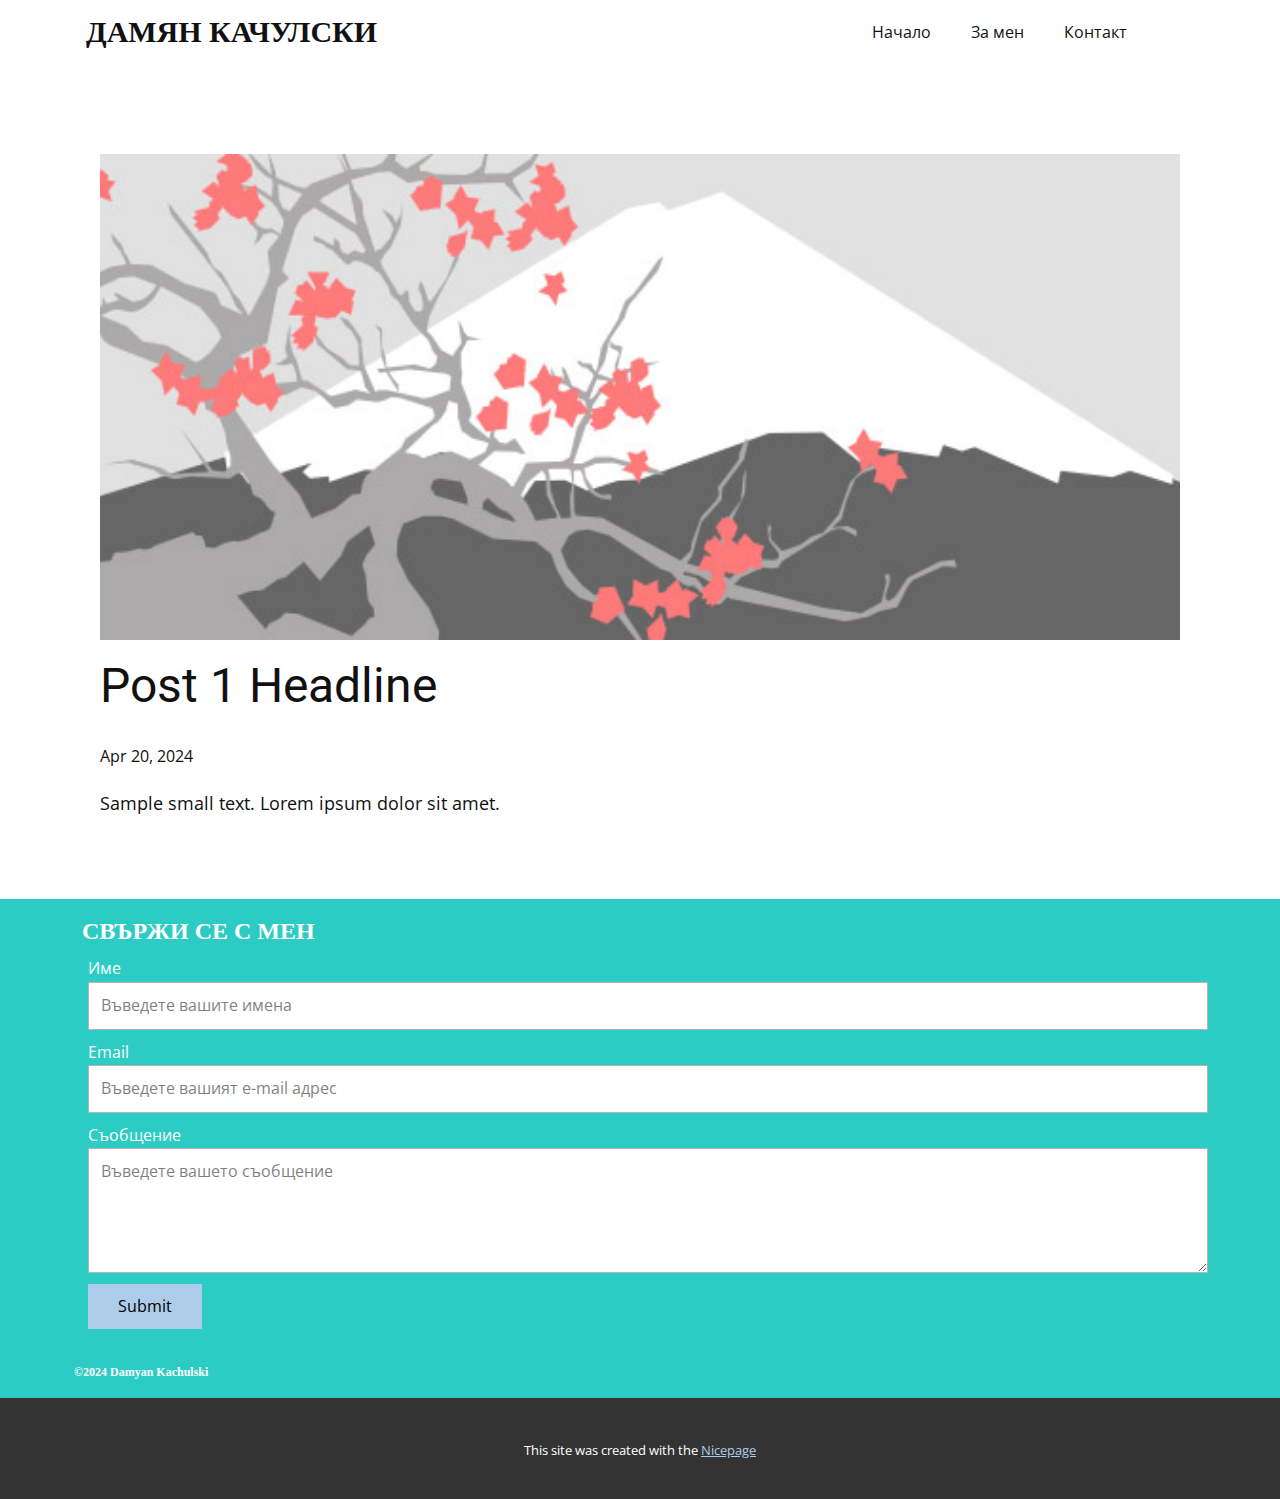
<file: blog/post.html>
<!DOCTYPE html>
<html style="font-size: 16px;" lang="en"><head>
    <meta name="viewport" content="width=device-width, initial-scale=1.0">
    <meta charset="utf-8">
    <meta name="keywords" content="Post 1 Headline">
    <meta name="description" content="">
    <title>Post 1 Headline</title>
    <link rel="stylesheet" href="../nicepage.css" media="screen">
<link rel="stylesheet" href="../Post-Template.css" media="screen">
    <script class="u-script" type="text/javascript" src="../jquery.js" defer=""></script>
    <script class="u-script" type="text/javascript" src="../nicepage.js" defer=""></script>
    <meta name="generator" content="Nicepage 6.8.9, nicepage.com">
    <meta name="referrer" content="origin">
    <link id="u-theme-google-font" rel="stylesheet" href="https://fonts.googleapis.com/css?family=Roboto:100,100i,300,300i,400,400i,500,500i,700,700i,900,900i|Open+Sans:300,300i,400,400i,500,500i,600,600i,700,700i,800,800i">
    
    
    
    <script type="application/ld+json">{
		"@context": "http://schema.org",
		"@type": "Organization",
		"name": "Дамян Качулски"
}</script>
    <meta name="theme-color" content="#478ac9">
  <meta data-intl-tel-input-cdn-path="intlTelInput/"></head>
  <body data-path-to-root="./" data-include-products="false" class="u-body u-xl-mode" data-lang="en"><header class="u-clearfix u-header u-header" id="sec-b6d4"><div class="u-clearfix u-sheet u-sheet-1">
        <p class="u-custom-font u-font-georgia u-text u-text-default u-text-1">ДАМЯН КАЧУЛСКИ</p>
        <nav class="u-menu u-menu-one-level u-offcanvas u-menu-1">
          <div class="menu-collapse" style="font-size: 1rem; letter-spacing: 0px;">
            <a class="u-button-style u-custom-left-right-menu-spacing u-custom-padding-bottom u-custom-top-bottom-menu-spacing u-nav-link u-text-active-palette-1-base u-text-hover-palette-2-base" href="#">
              <svg class="u-svg-link" viewBox="0 0 24 24"><use xlink:href="#menu-hamburger"></use></svg>
              <svg class="u-svg-content" version="1.1" id="menu-hamburger" viewBox="0 0 16 16" x="0px" y="0px" xmlns:xlink="http://www.w3.org/1999/xlink" xmlns="http://www.w3.org/2000/svg"><g><rect y="1" width="16" height="2"></rect><rect y="7" width="16" height="2"></rect><rect y="13" width="16" height="2"></rect>
</g></svg>
            </a>
          </div>
          <div class="u-custom-menu u-nav-container">
            <ul class="u-nav u-unstyled u-nav-1"><li class="u-nav-item"><a class="u-button-style u-nav-link u-text-active-palette-1-base u-text-hover-palette-2-base" href="../Начало.html" style="padding: 10px 20px;">Начало</a>
</li><li class="u-nav-item"><a class="u-button-style u-nav-link u-text-active-palette-1-base u-text-hover-palette-2-base" href="../Начало.html#sec-49b9" style="padding: 10px 20px;">За мен</a>
</li><li class="u-nav-item"><a class="u-button-style u-nav-link u-text-active-palette-1-base u-text-hover-palette-2-base" href="../Контакт.html" style="padding: 10px 20px;">Контакт</a>
</li></ul>
          </div>
          <div class="u-custom-menu u-nav-container-collapse">
            <div class="u-black u-container-style u-inner-container-layout u-opacity u-opacity-95 u-sidenav">
              <div class="u-inner-container-layout u-sidenav-overflow">
                <div class="u-menu-close"></div>
                <ul class="u-align-center u-nav u-popupmenu-items u-unstyled u-nav-2"><li class="u-nav-item"><a class="u-button-style u-nav-link" href="../Начало.html">Начало</a>
</li><li class="u-nav-item"><a class="u-button-style u-nav-link" href="../Начало.html#sec-49b9">За мен</a>
</li><li class="u-nav-item"><a class="u-button-style u-nav-link" href="../Контакт.html">Контакт</a>
</li></ul>
              </div>
            </div>
            <div class="u-black u-menu-overlay u-opacity u-opacity-70"></div>
          </div>
        </nav>
      </div></header>
    <section class="u-align-center u-clearfix u-section-1" id="sec-c8ac">
      <div class="u-clearfix u-sheet u-valign-middle-md u-valign-middle-sm u-valign-middle-xs u-sheet-1"><!--post_details--><!--post_details_options_json--><!--{"source":""}--><!--/post_details_options_json--><!--blog_post-->
        <div class="u-container-style u-expanded-width u-post-details u-post-details-1">
          <div class="u-container-layout u-valign-middle u-container-layout-1"><!--blog_post_image-->
            <img alt="" class="u-blog-control u-expanded-width u-image u-image-default u-image-1" src="../images/0fd3416c.jpeg"><!--/blog_post_image--><!--blog_post_header-->
            <h2 class="u-blog-control u-text u-text-1">Post 1 Headline</h2><!--/blog_post_header--><!--blog_post_metadata-->
            <div class="u-blog-control u-metadata u-metadata-1"><!--blog_post_metadata_date-->
              <span class="u-meta-date u-meta-icon">Apr 20, 2024</span><!--/blog_post_metadata_date--><!--blog_post_metadata_category-->
              <!--/blog_post_metadata_category--><!--blog_post_metadata_comments-->
              <!--/blog_post_metadata_comments-->
            </div><!--/blog_post_metadata--><!--blog_post_content-->
            <div class="u-align-justify u-blog-control u-post-content u-text u-text-2 fr-view">
  Sample small text. Lorem ipsum dolor sit amet.
  </div><!--/blog_post_content-->
          </div>
        </div><!--/blog_post--><!--/post_details-->
      </div>
    </section>
    
    
    
    <footer class="u-align-center u-clearfix u-footer u-palette-4-base u-footer" id="sec-a1ca"><div class="u-clearfix u-sheet u-sheet-1">
        <p class="u-custom-font u-font-georgia u-text u-text-default u-text-1">СВЪРЖИ СЕ С МЕН<br>
        </p>
        <div class="custom-expanded u-form u-form-1">
          <form action="https://forms.nicepagesrv.com/v2/form/process" class="u-clearfix u-form-spacing-10 u-form-vertical u-inner-form" source="email" name="form" style="padding: 10px;">
            <div class="u-form-group u-form-name">
              <label for="name-398e" class="u-label">Име</label>
              <input type="text" placeholder="Въведете вашите имена" id="name-398e" name="name" class="u-input u-input-rectangle" required="">
            </div>
            <div class="u-form-email u-form-group">
              <label for="email-398e" class="u-label">Email</label>
              <input type="email" placeholder="Въведете вашият e-mail адрес" id="email-398e" name="email" class="u-input u-input-rectangle" required="">
            </div>
            <div class="u-form-group u-form-message">
              <label for="message-398e" class="u-label">Съобщение</label>
              <textarea placeholder="Въведете вашето съобщение" rows="4" cols="50" id="message-398e" name="message" class="u-input u-input-rectangle" required=""></textarea>
            </div>
            <div class="u-align-left u-form-group u-form-submit">
              <a href="#" class="u-btn u-btn-submit u-button-style">Submit</a>
              <input type="submit" value="submit" class="u-form-control-hidden">
            </div>
            <div class="u-form-send-message u-form-send-success"> Thank you! Your message has been sent. </div>
            <div class="u-form-send-error u-form-send-message"> Unable to send your message. Please fix errors then try again. </div>
            <input type="hidden" value="" name="recaptchaResponse">
            <input type="hidden" name="formServices" value="6379445f-b002-ff4e-27cd-dd808659cf02">
          </form>
        </div>
        <p class="u-custom-font u-font-georgia u-text u-text-default u-text-2"> ©2024&nbsp;Damyan Kachulski<br>
        </p>
      </div></footer>
    <section class="u-backlink u-clearfix u-grey-80">
      <p class="u-text">
        <span>This site was created with the </span>
        <a class="u-link" href="https://nicepage.com/" target="_blank" rel="nofollow">
          <span>Nicepage</span>
        </a>
      </p>
    </section>
  
</body></html>
</file>
